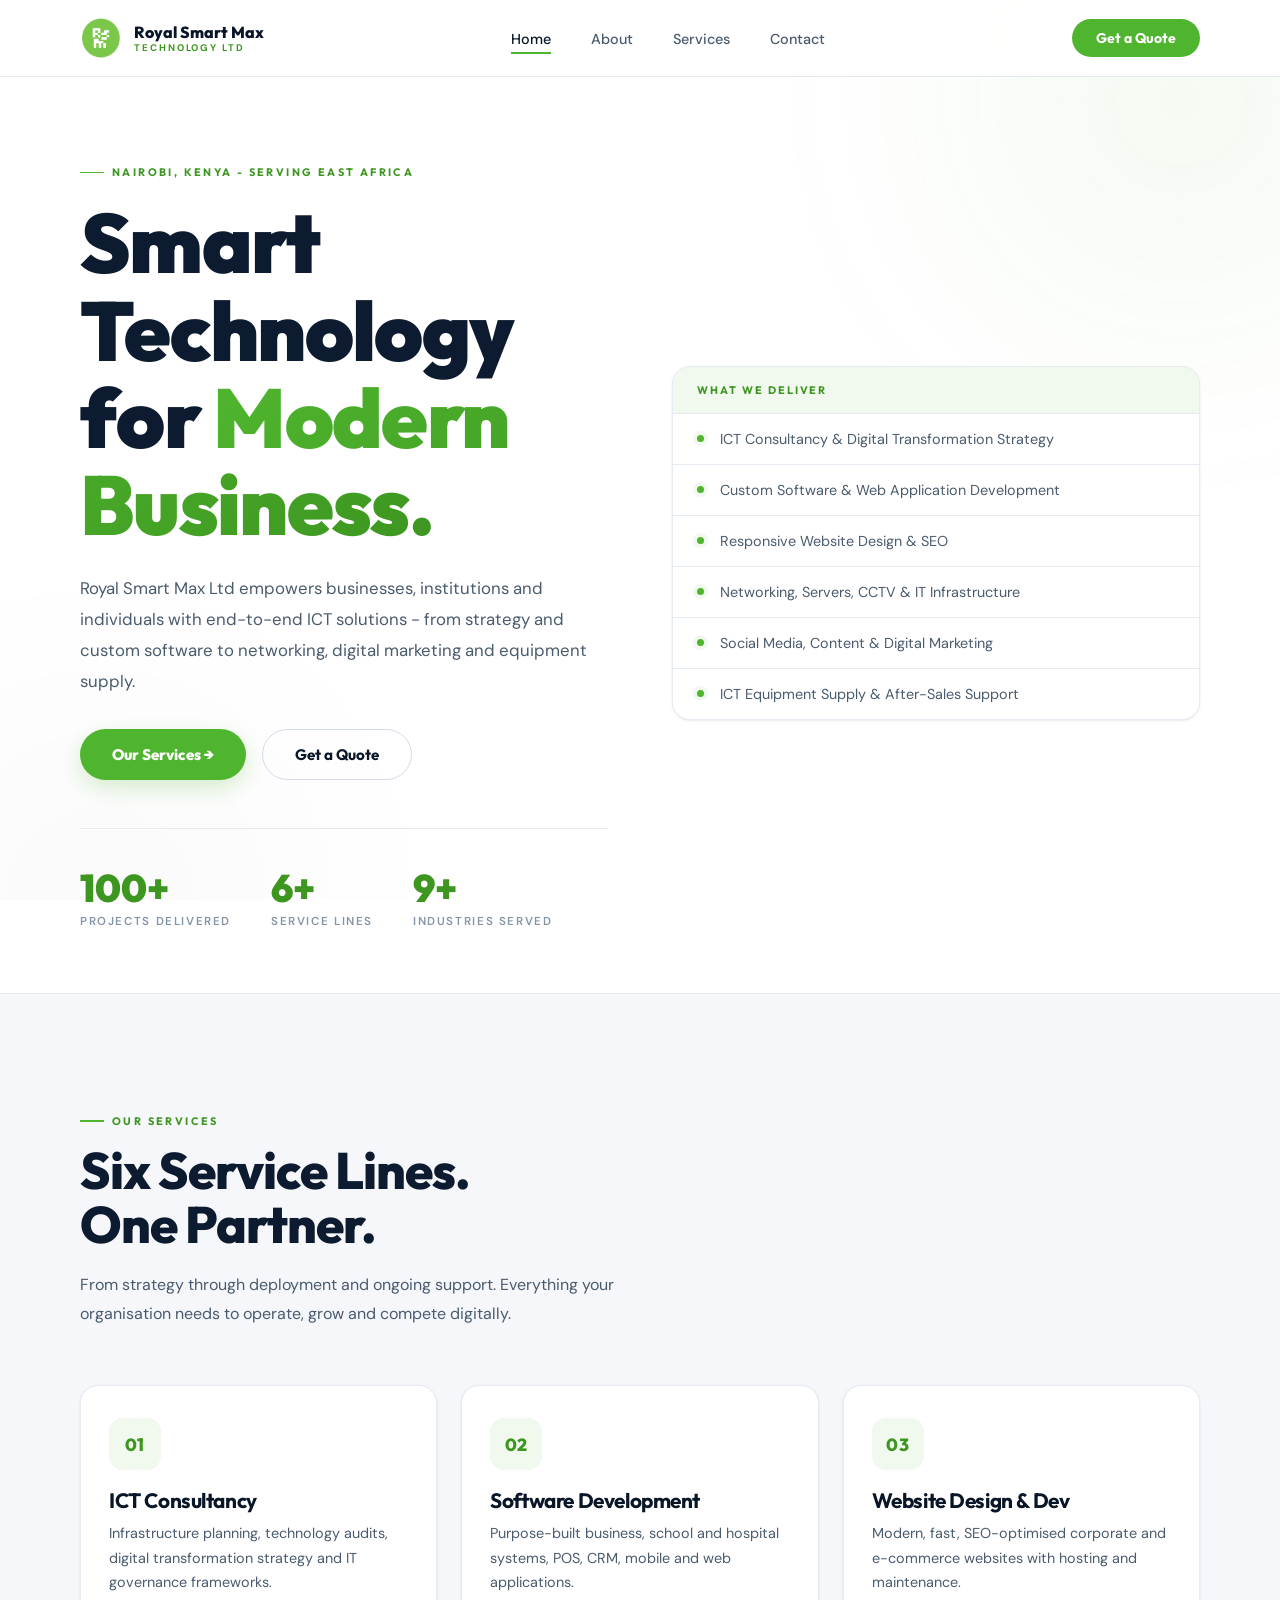
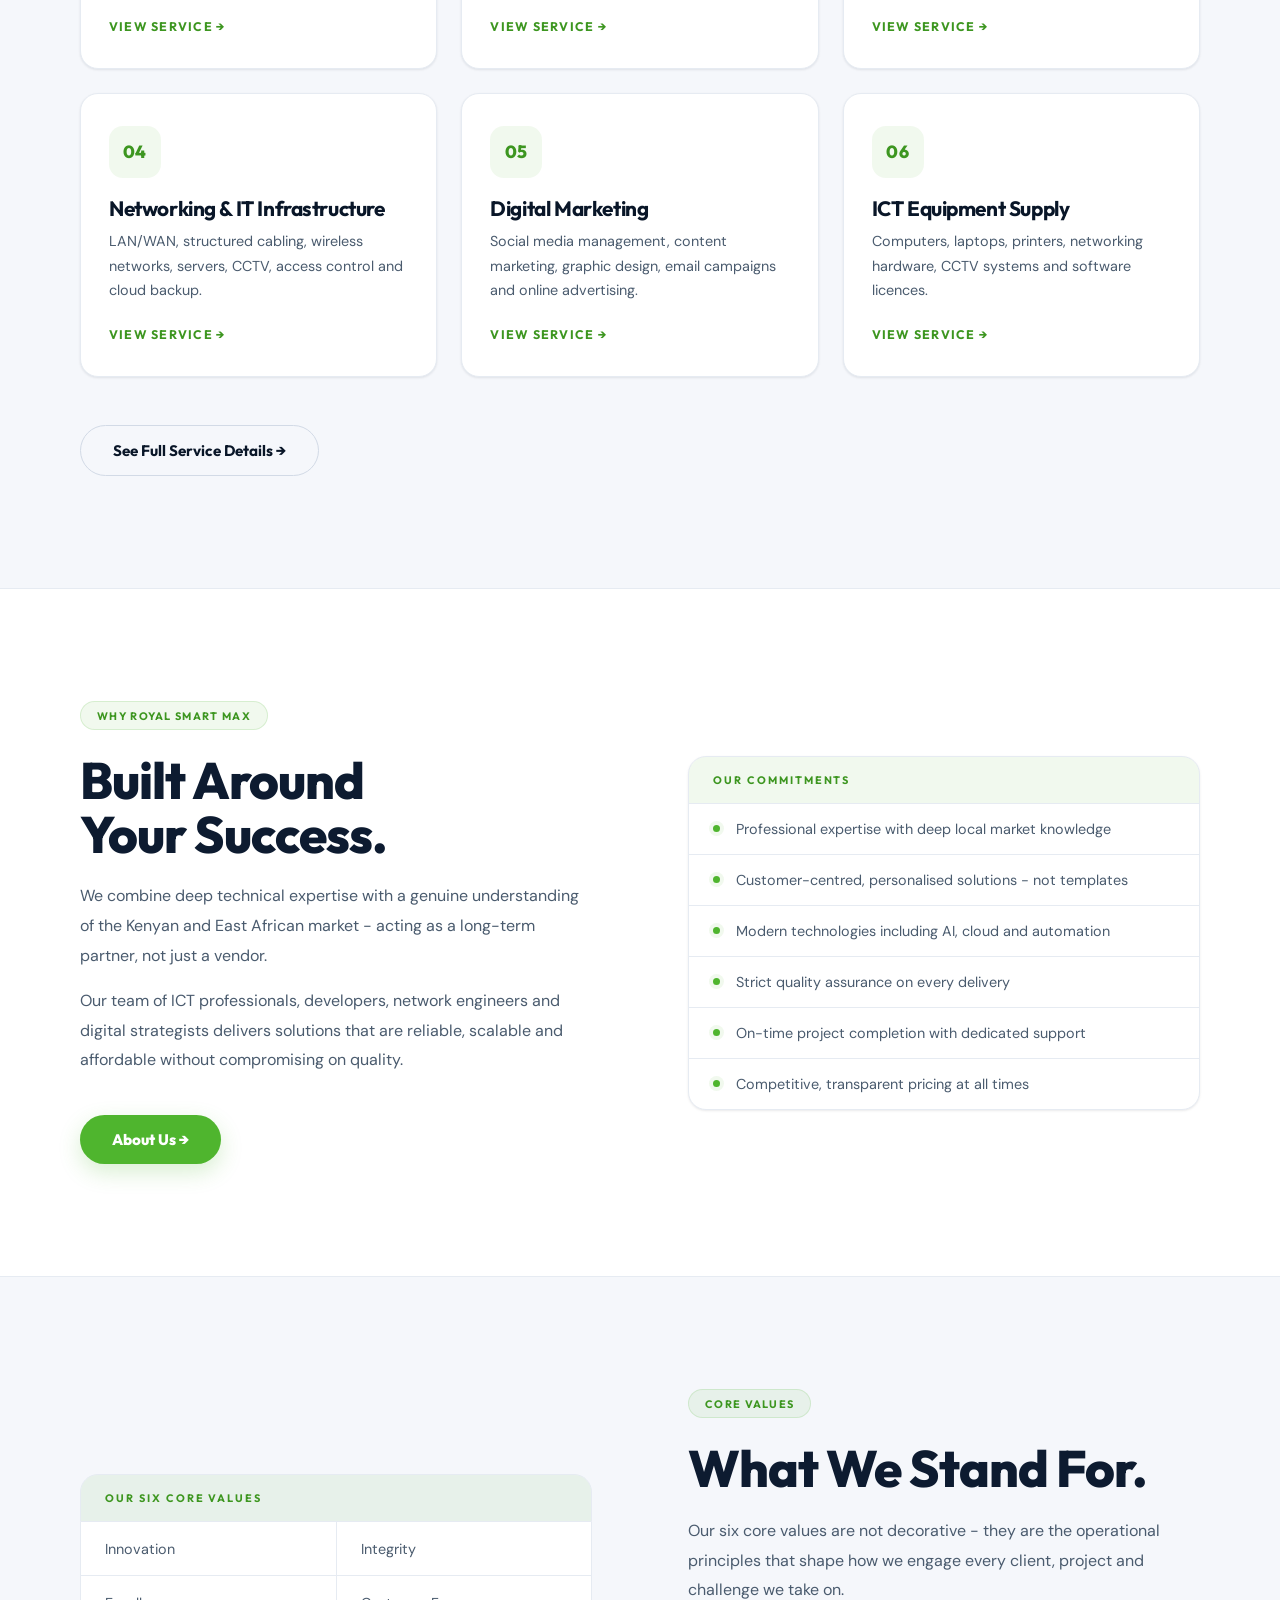
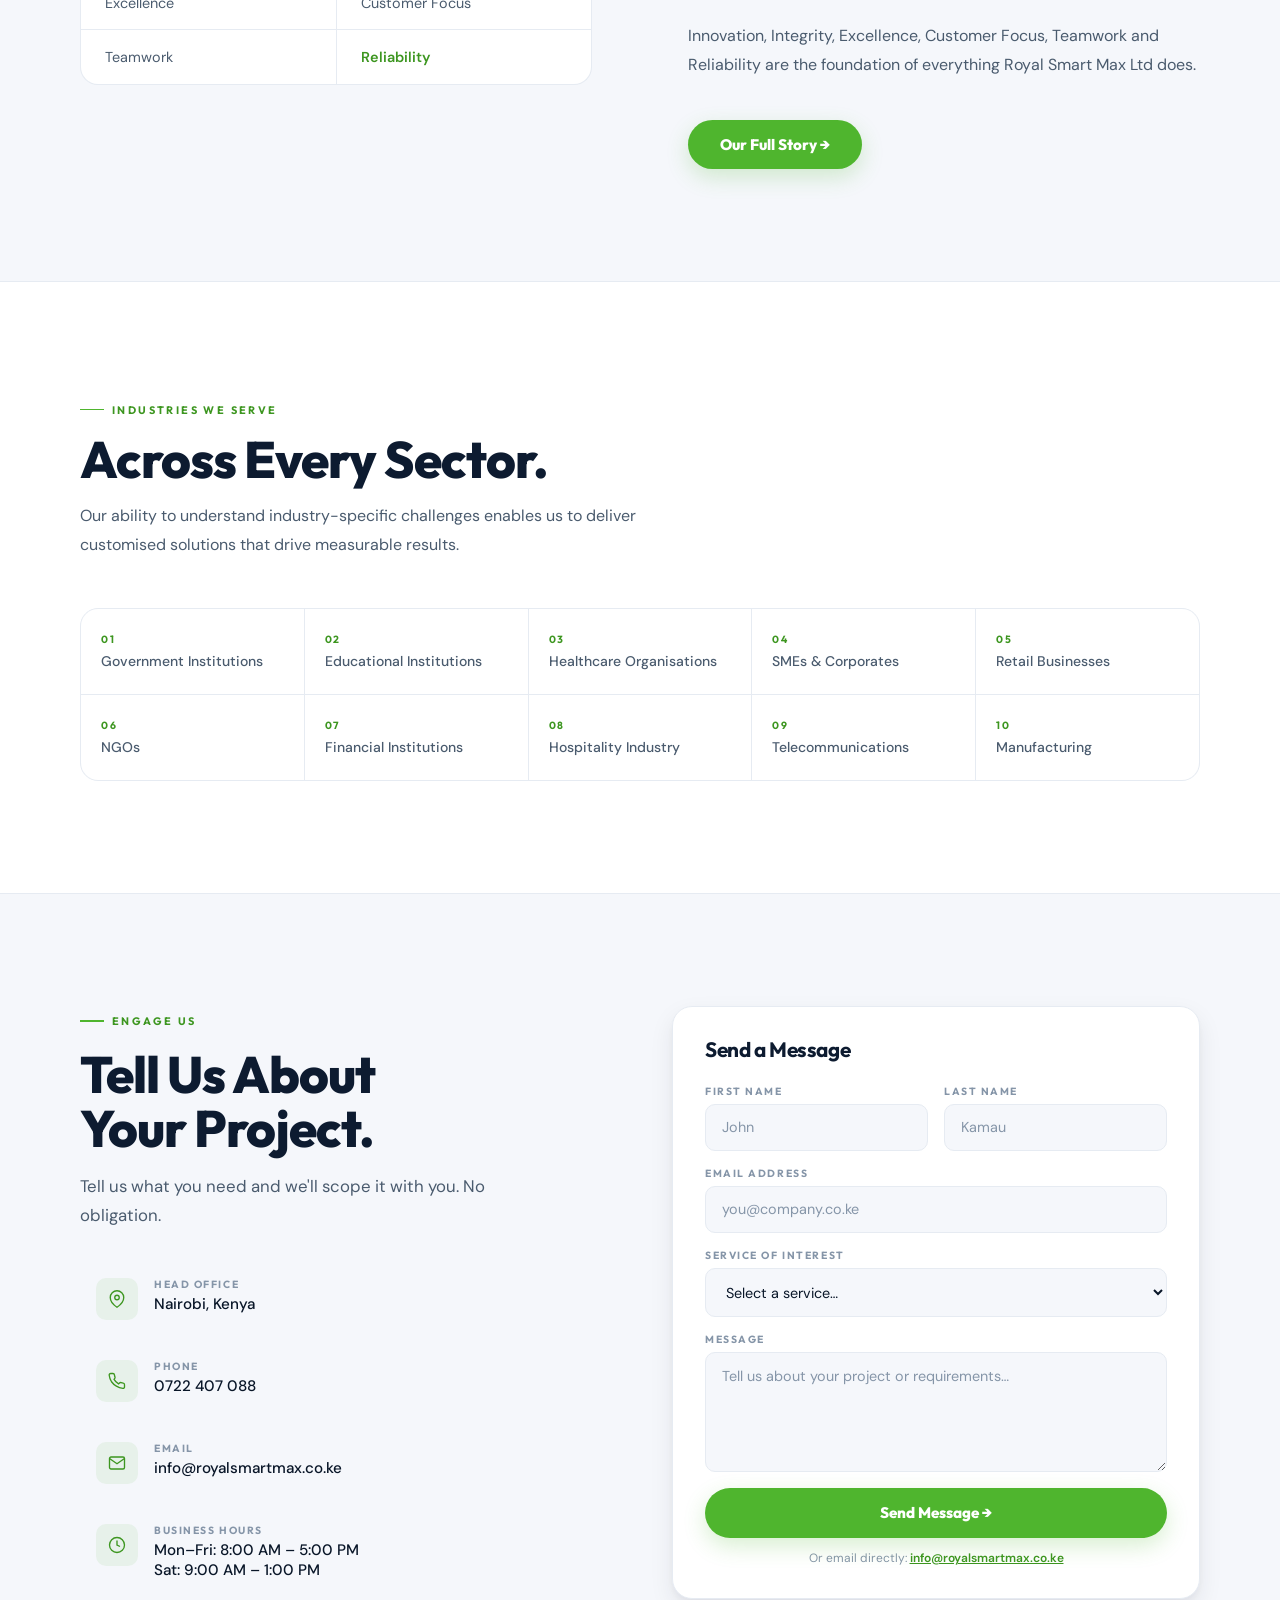
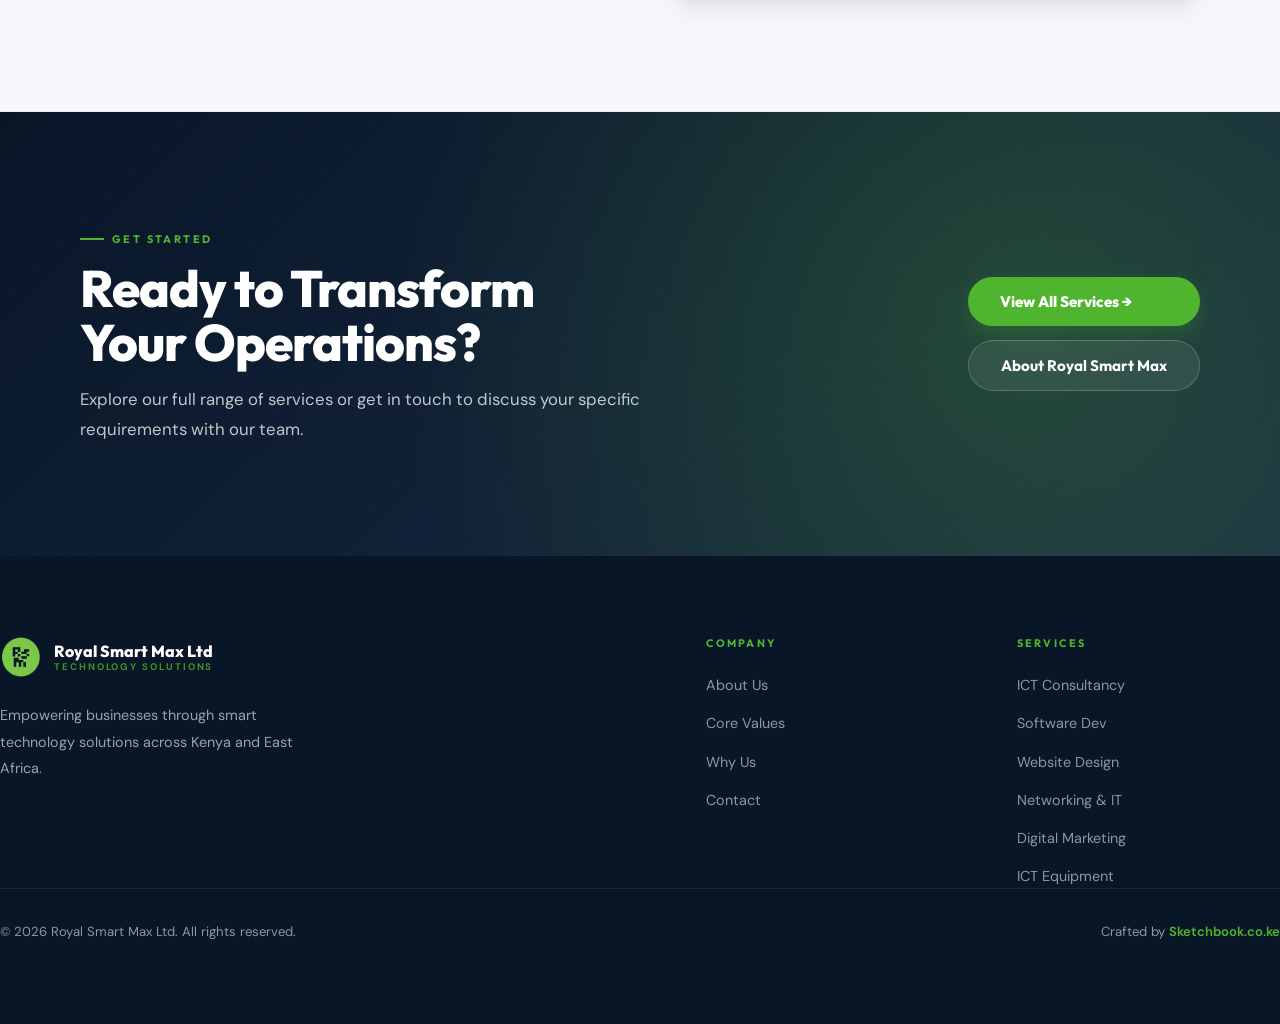
<file: index.html>
<!DOCTYPE html>
<html lang="en">
<head>
  <meta charset="UTF-8" />
  <meta name="viewport" content="width=device-width, initial-scale=1.0" />
  <title>Royal Smart Max Ltd | Smart Technology Solutions in Kenya</title>
  <meta name="description" content="Royal Smart Max Ltd is a Nairobi-based ICT company delivering software development, networking, digital marketing, website design and ICT consultancy across Kenya and East Africa." />
  <meta name="robots" content="index, follow" />
  <link rel="canonical" href="https://www.royalsmartmax.co.ke/" />
  <link rel="icon" type="image/x-icon" href="assets/images/favicon_io/favicon.ico" />
  <link rel="preconnect" href="https://fonts.googleapis.com" />
  <link rel="preconnect" href="https://fonts.gstatic.com" crossorigin />
  <link href="https://fonts.googleapis.com/css2?family=Outfit:wght@300;400;500;600;700;800;900&family=DM+Sans:wght@300;400;500;600;700&display=swap" rel="stylesheet" />
  <style>
  *, *::before, *::after { box-sizing: border-box; margin: 0; padding: 0; }

  :root {
    --green:        #4fb52e;
    --green-dark:   #3d9620;
    --green-glow:   rgba(79,181,46,0.22);
    --green-dim:    rgba(79,181,46,0.08);
    --green-mid:    rgba(79,181,46,0.16);
    --navy:         #091628;
    --navy-mid:     #1a2b45;
    --navy-soft:    #3a4a63;
    --bg:           #ffffff;
    --bg-alt:       #f5f7fb;
    --bg-tint:      #eef2f8;
    --text:         #0d1b30;
    --text-mid:     #4a5b6e;
    --text-muted:   #8595a8;
    --border:       #e6ebf2;
    --border-strong:#d2dae6;
    --white:        #ffffff;
    --radius:       18px;
    --radius-sm:    10px;
    --radius-xs:    6px;
    --transition:   0.3s cubic-bezier(0.4,0,0.2,1);
    --shadow-sm:    0 1px 2px rgba(13,27,48,0.04), 0 1px 3px rgba(13,27,48,0.06);
    --shadow-md:    0 4px 6px rgba(13,27,48,0.04), 0 10px 24px rgba(13,27,48,0.08);
    --shadow-lg:    0 20px 50px rgba(13,27,48,0.10), 0 8px 16px rgba(13,27,48,0.06);
    --shadow-glow:  0 14px 34px rgba(79,181,46,0.30);
  }

  html { scroll-behavior: smooth; }
  body { font-family: 'DM Sans', sans-serif; background: var(--bg); color: var(--text); -webkit-font-smoothing: antialiased; overflow-x: hidden; }

  /* Animated gradient orbs (decorative bg) */
  .bg-orbs { position: fixed; inset: 0; z-index: -1; pointer-events: none; overflow: hidden; }
  .bg-orbs::before, .bg-orbs::after {
    content:''; position:absolute; width:600px; height:600px; border-radius:50%;
    filter: blur(120px); opacity: 0.35;
  }
  .bg-orbs::before { background: radial-gradient(circle, rgba(79,181,46,0.30), transparent 70%); top:-200px; right:-200px; animation: float1 18s ease-in-out infinite; }
  .bg-orbs::after  { background: radial-gradient(circle, rgba(9,22,40,0.10), transparent 70%);  bottom:-300px; left:-200px; animation: float2 22s ease-in-out infinite; }
  @keyframes float1 { 0%,100%{transform:translate(0,0)} 50%{transform:translate(-40px,60px)} }
  @keyframes float2 { 0%,100%{transform:translate(0,0)} 50%{transform:translate(60px,-40px)} }

  h1,h2,h3,h4 { font-family: 'Outfit', sans-serif; line-height: 1.05; letter-spacing: -0.02em; color: var(--text); }
  h1 { font-size: clamp(2.8rem,6.5vw,5.5rem); font-weight: 900; }
  h2 { font-size: clamp(2rem,4vw,3.4rem); font-weight: 800; }
  h3 { font-size: 1.3rem; font-weight: 700; }
  h4 { font-size: 1rem; font-weight: 700; }

  .eyebrow { font-size:0.68rem; letter-spacing:0.22em; text-transform:uppercase; font-weight:700; color:var(--green-dark); font-family:'Outfit',sans-serif; display:inline-flex; align-items:center; gap:8px; }
  .eyebrow::before { content:''; width:24px; height:1.5px; background:var(--green); }

  .container { max-width:1360px; margin:0 auto; padding:0 1.5rem; }
  @media(min-width:768px){ .container { padding:0 2.5rem; } }
  @media(min-width:1024px){ .container { padding:0 5rem; } }
  section { padding:6rem 0; position:relative; }
  @media(min-width:1024px){ section { padding:7rem 0; } }

  /* NAV */
  .nav { position:sticky; top:0; z-index:100; background:rgba(255,255,255,0.85); backdrop-filter:blur(28px); -webkit-backdrop-filter:blur(28px); border-bottom:1px solid var(--border); transition: box-shadow 0.3s; }
  .nav.scrolled { box-shadow: var(--shadow-sm); }
  .nav-inner { display:flex; align-items:center; justify-content:space-between; height:76px; }
  .nav-logo { display:flex; align-items:center; gap:12px; text-decoration:none; flex-shrink:0; }
  .nav-logo .logo-mark { width:42px; height:42px; flex-shrink:0; object-fit:contain; display:block; transition: transform 0.4s cubic-bezier(.34,1.56,.64,1); }
  .nav-logo:hover .logo-mark { transform: rotate(-8deg) scale(1.05); }
  .nav-logo-text { display:flex; flex-direction:column; line-height:1; }
  .nav-logo-name { font-family:'Outfit',sans-serif; font-size:1rem; font-weight:800; color:var(--navy); }
  .nav-logo-sub { font-size:0.6rem; letter-spacing:0.2em; text-transform:uppercase; color:var(--green-dark); margin-top:3px; font-weight:700; }
  .nav-links { display:none; }
  @media(min-width:1024px){
    .nav-links { display:flex; align-items:center; gap:2.5rem; list-style:none; }
    .nav-links a { position:relative; text-decoration:none; color:var(--text-mid); font-size:0.9rem; font-weight:500; transition:color var(--transition); padding:6px 0; }
    .nav-links a::after { content:''; position:absolute; bottom:0; left:0; height:2px; background:var(--green); width:0; transition:width 0.35s cubic-bezier(.4,0,.2,1); }
    .nav-links a:hover { color:var(--navy); } .nav-links a:hover::after { width:100%; }
    .nav-links a.active { color:var(--navy); } .nav-links a.active::after { width:100%; }
  }
  .btn-primary { display:inline-flex; align-items:center; gap:8px; background:var(--green); color:var(--white); padding:0.6rem 1.5rem; border-radius:50px; font-size:0.875rem; font-weight:700; text-decoration:none; transition:all var(--transition); font-family:'Outfit',sans-serif; position:relative; overflow:hidden; }
  .btn-primary:hover { background:var(--green-dark); transform:translateY(-2px); box-shadow:var(--shadow-glow); }
  .hamburger { display:block; background:none; border:none; cursor:pointer; padding:6px; color:var(--navy); }
  @media(min-width:1024px){ .hamburger { display:none; } }
  .mobile-menu { display:none; background:var(--bg); border-bottom:1px solid var(--border); }
  .mobile-menu.open { display:block; animation: slideDown 0.3s ease; }
  @keyframes slideDown { from { opacity:0; transform: translateY(-10px); } to { opacity:1; transform:translateY(0); } }
  .mobile-menu ul { list-style:none; padding:1rem 1.5rem 1.5rem; display:flex; flex-direction:column; gap:0.25rem; }
  .mobile-menu a { display:block; padding:0.75rem 0; color:var(--text-mid); text-decoration:none; font-weight:500; border-bottom:1px solid var(--border); }

  /* BUTTONS */
  .btn-primary-lg { display:inline-flex; align-items:center; gap:10px; background:var(--green); color:var(--white); padding:0.95rem 2rem; border-radius:50px; font-size:0.95rem; font-weight:800; text-decoration:none; transition:all var(--transition); box-shadow:0 8px 22px var(--green-glow); font-family:'Outfit',sans-serif; position:relative; overflow:hidden; }
  .btn-primary-lg::before { content:''; position:absolute; inset:0; background:linear-gradient(120deg, transparent, rgba(255,255,255,0.25), transparent); transform:translateX(-100%); transition:transform 0.6s; }
  .btn-primary-lg:hover { background:var(--green-dark); transform:translateY(-3px); box-shadow:0 14px 34px var(--green-glow); }
  .btn-primary-lg:hover::before { transform:translateX(100%); }
  .btn-ghost-lg { display:inline-flex; align-items:center; gap:10px; background:transparent; color:var(--navy); padding:0.95rem 2rem; border-radius:50px; border:1.5px solid var(--border-strong); font-size:0.95rem; font-weight:700; text-decoration:none; transition:all var(--transition); font-family:'Outfit',sans-serif; }
  .btn-ghost-lg:hover { border-color:var(--green); color:var(--green-dark); background:var(--green-dim); transform:translateY(-2px); }

  /* SERVICE TAG */
  .service-tag { display:inline-flex; align-items:center; gap:8px; background:var(--green-dim); border:1px solid var(--green-mid); color:var(--green-dark); padding:0.4rem 1rem; border-radius:50px; font-size:0.68rem; font-weight:700; letter-spacing:0.12em; text-transform:uppercase; margin-bottom:1.5rem; font-family:'Outfit',sans-serif; }

  /* FEATURE LIST */
  .feature-list { border:1px solid var(--border); border-radius:var(--radius); overflow:hidden; background:var(--white); box-shadow:var(--shadow-sm); }
  .feature-list-header { padding:1rem 1.5rem; background:var(--green-dim); border-bottom:1px solid var(--border); font-size:0.68rem; font-weight:700; letter-spacing:0.18em; text-transform:uppercase; color:var(--green-dark); font-family:'Outfit',sans-serif; }
  .feature-item { display:flex; align-items:center; gap:1rem; padding:1rem 1.5rem; border-bottom:1px solid var(--border); transition:all var(--transition); cursor:default; }
  .feature-item:last-child { border-bottom:none; }
  .feature-item:hover { background:var(--green-dim); padding-left:1.75rem; }
  .feature-item:hover .feature-dot { transform:scale(1.6); }
  .feature-dot { width:7px; height:7px; border-radius:50%; background:var(--green); flex-shrink:0; transition: transform var(--transition); box-shadow:0 0 0 4px var(--green-dim); }
  .feature-item span { color:var(--text-mid); font-size:0.9rem; }

  /* SOLUTIONS GRID */
  .solutions-header { padding:1rem 1.5rem; background:var(--green-dim); border:1px solid var(--border); border-radius:var(--radius) var(--radius) 0 0; font-size:0.68rem; font-weight:700; letter-spacing:0.18em; text-transform:uppercase; color:var(--green-dark); font-family:'Outfit',sans-serif; }
  .solutions-grid { display:grid; grid-template-columns:1fr 1fr; gap:1px; background:var(--border); border:1px solid var(--border); border-top:none; border-radius:0 0 var(--radius) var(--radius); overflow:hidden; }
  .solution-item { background:var(--white); padding:1.1rem 1.5rem; font-size:0.9rem; color:var(--text-mid); transition:all var(--transition); cursor:default; }
  .solution-item:hover { background:var(--green-dim); color:var(--green-dark); transform:scale(1.02); }
  .solution-item-highlight { color:var(--green-dark); font-weight:600; }

  /* SERVICE LAYOUT */
  .service-section { border-bottom:1px solid var(--border); }
  .service-section:nth-child(even) { background:var(--bg-alt); }
  .service-layout { display:grid; gap:4rem; align-items:center; }
  @media(min-width:1024px){ .service-layout { grid-template-columns:1fr 1fr; gap:6rem; } }
  @media(min-width:1024px){ .service-layout.reverse .service-content { order:2; } .service-layout.reverse .service-aside { order:1; } }
  .service-content h2 { margin-bottom:1.25rem; }
  .service-content p { color:var(--text-mid); font-size:1rem; line-height:1.85; margin-bottom:1rem; }
  .service-img-wrap { border-radius:20px; overflow:hidden; position:relative; box-shadow:var(--shadow-lg); }
  .service-img-wrap img { width:100%; height:420px; object-fit:cover; display:block; transition: transform 0.8s cubic-bezier(0.4,0,0.2,1); }
  .service-img-wrap:hover img { transform:scale(1.06); }
  .img-badge { position:absolute; bottom:1.5rem; left:1.5rem; background:rgba(255,255,255,0.96); backdrop-filter:blur(12px); border:1px solid var(--border); border-radius:12px; padding:0.75rem 1.25rem; display:flex; align-items:center; gap:10px; box-shadow:var(--shadow-md); }
  .img-badge-dot { width:10px; height:10px; border-radius:50%; background:var(--green); box-shadow:0 0 0 4px var(--green-dim); animation: pulse 2s ease-in-out infinite; }
  @keyframes pulse { 0%,100%{box-shadow:0 0 0 4px var(--green-dim);} 50%{box-shadow:0 0 0 8px transparent;} }
  .img-badge span { font-size:0.8rem; font-weight:700; color:var(--navy); font-family:'Outfit',sans-serif; }

  /* CTA */
  .cta-section { background: linear-gradient(135deg, var(--navy) 0%, var(--navy-mid) 100%); color:var(--white); position:relative; overflow:hidden; padding:7rem 0; }
  .cta-section::before { content:''; position:absolute; inset:0; background: radial-gradient(circle at 80% 50%, rgba(79,181,46,0.25), transparent 60%); }
  .cta-section::after { content:''; position:absolute; inset:0; background-image: radial-gradient(circle, rgba(255,255,255,0.04) 1px, transparent 1px); background-size: 24px 24px; opacity:0.5; }
  .cta-section h2, .cta-section p { color: var(--white); position:relative; z-index:1; }
  .cta-section p { color: rgba(255,255,255,0.75); }
  .cta-section .eyebrow { color: var(--green); }
  .cta-section .btn-ghost-lg { background:rgba(255,255,255,0.08); color:var(--white); border-color:rgba(255,255,255,0.2); backdrop-filter:blur(8px); }
  .cta-section .btn-ghost-lg:hover { background:rgba(255,255,255,0.15); border-color:var(--green); color:var(--white); }
  .cta-inner { display:grid; gap:4rem; align-items:center; position:relative; z-index:1; }
  @media(min-width:1024px){ .cta-inner { grid-template-columns:1fr auto; } }
  .cta-btns { display:flex; flex-direction:column; gap:0.875rem; }

  /* FOOTER */
  footer { background:var(--navy); color:var(--white); }
  .footer-main { padding:5rem 0 3rem; }
  .footer-grid { display:grid; gap:3rem; }
  @media(min-width:768px){ .footer-grid { grid-template-columns:2.5fr 1fr 1fr; } }
  .footer-brand p { color:rgba(255,255,255,0.6); font-size:0.9rem; line-height:1.85; margin-top:1.5rem; max-width:320px; }
  .footer-col h5 { font-size:0.68rem; text-transform:uppercase; letter-spacing:0.2em; color:var(--green); font-weight:700; margin-bottom:1.5rem; font-family:'Outfit',sans-serif; }
  .footer-col ul { list-style:none; display:flex; flex-direction:column; gap:0.95rem; }
  .footer-col a { color:rgba(255,255,255,0.55); text-decoration:none; font-size:0.9rem; line-height:1.6; transition:all var(--transition); position:relative; display:inline-block; }
  .footer-col a:hover { color:var(--white); transform:translateX(4px); }
  .footer-bottom { border-top:1px solid rgba(255,255,255,0.08); padding:2rem 0; display:flex; flex-direction:column; gap:1rem; }
  @media(min-width:640px){ .footer-bottom { flex-direction:row; justify-content:space-between; align-items:center; } }
  .footer-bottom p { font-size:0.82rem; line-height:1.7; color:rgba(255,255,255,0.55); }
  .footer-bottom a { color:var(--green); text-decoration:none; font-weight:600; }
  .footer-bottom a:hover { color:var(--white); }

  /* SCROLL TOP */
  #scrollTop { position:fixed; bottom:2rem; right:2rem; z-index:200; width:50px; height:50px; border-radius:50%; background:var(--green); color:var(--white); border:none; cursor:pointer; display:flex; align-items:center; justify-content:center; box-shadow:0 8px 28px var(--green-glow); opacity:0; transform:translateY(20px) scale(0.8); transition:all 0.35s cubic-bezier(.34,1.56,.64,1); pointer-events:none; }
  #scrollTop.visible { opacity:1; transform:translateY(0) scale(1); pointer-events:all; }
  #scrollTop:hover { background:var(--green-dark); transform:translateY(-4px) scale(1.05); }

  /* SCROLL PROGRESS */
  .scroll-progress { position:fixed; top:0; left:0; height:3px; background:linear-gradient(90deg, var(--green), var(--green-dark)); width:0; z-index:1000; transition: width 0.1s linear; box-shadow:0 0 12px var(--green-glow); }

  /* ANIMATIONS */
  .reveal { opacity:0; transform:translateY(40px); transition:opacity 0.8s cubic-bezier(.16,1,.3,1), transform 0.8s cubic-bezier(.16,1,.3,1); transition-delay: calc(var(--i, 0) * 80ms); }
  .reveal.in { opacity:1; transform:translateY(0); }
  .reveal-left { opacity:0; transform:translateX(-50px); transition:opacity 0.8s cubic-bezier(.16,1,.3,1), transform 0.8s cubic-bezier(.16,1,.3,1); transition-delay: calc(var(--i, 0) * 80ms); }
  .reveal-left.in { opacity:1; transform:translateX(0); }
  .reveal-right { opacity:0; transform:translateX(50px); transition:opacity 0.8s cubic-bezier(.16,1,.3,1), transform 0.8s cubic-bezier(.16,1,.3,1); transition-delay: calc(var(--i, 0) * 80ms); }
  .reveal-right.in { opacity:1; transform:translateX(0); }
  .reveal-scale { opacity:0; transform:scale(0.92); transition:opacity 0.7s cubic-bezier(.16,1,.3,1), transform 0.7s cubic-bezier(.16,1,.3,1); transition-delay: calc(var(--i, 0) * 80ms); }
  .reveal-scale.in { opacity:1; transform:scale(1); }

  .hover-lift { transition: transform var(--transition), box-shadow var(--transition); }
  .hover-lift:hover { transform: translateY(-6px); box-shadow: var(--shadow-lg); }

  /* RIPPLE */
  .ripple { position:absolute; border-radius:50%; transform:scale(0); animation:rippleEffect 0.6s ease-out; background:rgba(255,255,255,0.5); pointer-events:none; }
  @keyframes rippleEffect { to { transform:scale(4); opacity:0; } }

  @media (prefers-reduced-motion: reduce) {
    *, *::before, *::after { animation-duration: 0.01ms !important; transition-duration: 0.01ms !important; }
  }

  /* --- Mobile menu Get a Quote button fix --- */
  .mobile-menu a.btn-primary {
    display: inline-flex;
    align-items: center;
    justify-content: center;
    gap: 8px;
    background: var(--green);
    color: var(--white);
    padding: 0.85rem 1.5rem;
    border: none;
    border-bottom: none;
    border-radius: 50px;
    font-family: 'Outfit', sans-serif;
    font-size: 0.9rem;
    font-weight: 700;
    margin-top: 0.75rem;
    box-shadow: 0 8px 22px var(--green-glow);
    transition: all var(--transition);
  }
  .mobile-menu a.btn-primary:hover {
    background: var(--green-dark);
    color: var(--white);
    transform: translateY(-2px);
  }

  /* --- Footer horizontal padding on small screens --- */
  @media (max-width: 767px) {
    footer .container { padding-left: 2rem; padding-right: 2rem; }
  }
</style>
</head>
<body>
  <div class="scroll-progress" id="scrollProgress"></div>
  <div class="bg-orbs" aria-hidden="true"></div>
  <a href="#main" style="position:absolute;left:-9999px;top:0;background:#091628;color:#fff;padding:.75rem 1rem;z-index:100;" onfocus="this.style.left='1rem'">Skip to main content</a>

  <header class="nav" id="siteNav">
    <div class="container">
      <div class="nav-inner">
        <a href="index.html" class="nav-logo" aria-label="Royal Smart Max Ltd">
          <img class="logo-mark" src="assets/images/logo.png" alt="Royal Smart Max Ltd" />
          <div class="nav-logo-text">
            <span class="nav-logo-name">Royal Smart Max</span>
            <span class="nav-logo-sub">Technology Ltd</span>
          </div>
        </a>
        <ul class="nav-links">
          <li><a href="index.html" class="active">Home</a></li>
          <li><a href="about.html">About</a></li>
          <li><a href="services.html">Services</a></li>
          <li><a href="index.html#contact">Contact</a></li>
        </ul>
        <div style="display:flex;align-items:center;gap:12px;">
          <a href="index.html#contact" class="btn-primary" id="desktopCta" style="display:none;">Get a Quote</a>
          <button class="hamburger" id="navToggle" aria-label="Toggle menu" aria-expanded="false">
            <svg width="22" height="22" viewBox="0 0 24 24" fill="none" stroke="currentColor" stroke-width="2.5"><line x1="3" y1="6" x2="21" y2="6"/><line x1="3" y1="12" x2="21" y2="12"/><line x1="3" y1="18" x2="21" y2="18"/></svg>
          </button>
        </div>
      </div>
    </div>
    <div class="mobile-menu" id="mobileMenu">
      <ul>
        <li><a href="index.html">Home</a></li>
        <li><a href="about.html">About</a></li>
        <li><a href="services.html">Services</a></li>
        <li><a href="index.html#contact">Contact</a></li>
      </ul>
    </div>
  </header>

  <main id="main">

    <!-- HERO -->
    <section class="page-hero" style="padding-top:5rem; padding-bottom:4rem;">
      <div class="container">
        <div style="display:grid; gap:4rem; align-items:center;" class="hero-grid-main">
          <div>
            <p class="eyebrow reveal" style="margin-bottom:1.25rem;">Nairobi, Kenya - Serving East Africa</p>
            <h1 class="reveal" style="--i:1;">Smart Technology<br/>for <span style="background:linear-gradient(135deg,var(--green),var(--green-dark));-webkit-background-clip:text;-webkit-text-fill-color:transparent;background-clip:text;">Modern Business.</span></h1>
            <p class="reveal" style="--i:2; color:var(--text-mid); font-size:1.05rem; line-height:1.85; max-width:520px; margin-top:1.5rem; margin-bottom:2rem;">Royal Smart Max Ltd empowers businesses, institutions and individuals with end-to-end ICT solutions - from strategy and custom software to networking, digital marketing and equipment supply.</p>
            <div class="reveal" style="--i:3; display:flex; flex-wrap:wrap; gap:1rem;">
              <a href="services.html" class="btn-primary-lg">Our Services →</a>
              <a href="#contact" class="btn-ghost-lg">Get a Quote</a>
            </div>
            <div class="reveal" style="--i:4; display:flex; flex-wrap:wrap; gap:2.5rem; margin-top:3rem; padding-top:2.5rem; border-top:1px solid var(--border);">
              <div>
                <div style="font-family:'Outfit',sans-serif; font-size:2.4rem; font-weight:900; line-height:1; color:var(--green-dark);"><span data-count="100" data-suffix="+">0</span></div>
                <div style="font-size:0.72rem; color:var(--text-muted); text-transform:uppercase; letter-spacing:0.14em; margin-top:6px; font-weight:600;">Projects Delivered</div>
              </div>
              <div>
                <div style="font-family:'Outfit',sans-serif; font-size:2.4rem; font-weight:900; line-height:1; color:var(--green-dark);"><span data-count="6" data-suffix="+">0</span></div>
                <div style="font-size:0.72rem; color:var(--text-muted); text-transform:uppercase; letter-spacing:0.14em; margin-top:6px; font-weight:600;">Service Lines</div>
              </div>
              <div>
                <div style="font-family:'Outfit',sans-serif; font-size:2.4rem; font-weight:900; line-height:1; color:var(--green-dark);"><span data-count="9" data-suffix="+">0</span></div>
                <div style="font-size:0.72rem; color:var(--text-muted); text-transform:uppercase; letter-spacing:0.14em; margin-top:6px; font-weight:600;">Industries Served</div>
              </div>
            </div>
          </div>
          <div class="reveal-right" style="--i:2;">
            <div class="feature-list hover-lift">
              <div class="feature-list-header">What We Deliver</div>
              <div class="feature-item"><div class="feature-dot"></div><span>ICT Consultancy &amp; Digital Transformation Strategy</span></div>
              <div class="feature-item"><div class="feature-dot"></div><span>Custom Software &amp; Web Application Development</span></div>
              <div class="feature-item"><div class="feature-dot"></div><span>Responsive Website Design &amp; SEO</span></div>
              <div class="feature-item"><div class="feature-dot"></div><span>Networking, Servers, CCTV &amp; IT Infrastructure</span></div>
              <div class="feature-item"><div class="feature-dot"></div><span>Social Media, Content &amp; Digital Marketing</span></div>
              <div class="feature-item"><div class="feature-dot"></div><span>ICT Equipment Supply &amp; After-Sales Support</span></div>
            </div>
          </div>
        </div>
      </div>
    </section>

    <style>
      @media(min-width:1024px){ .hero-grid-main { grid-template-columns: 1fr 1fr; } }
      .svc-card { background:var(--white); border:1px solid var(--border); border-radius:var(--radius); padding:2rem 1.75rem; text-decoration:none; display:block; transition:all 0.35s cubic-bezier(.4,0,.2,1); position:relative; overflow:hidden; box-shadow:var(--shadow-sm); }
      .svc-card::before { content:''; position:absolute; inset:0; background:linear-gradient(135deg, var(--green-dim), transparent); opacity:0; transition: opacity 0.35s; }
      .svc-card:hover { border-color:var(--green); transform:translateY(-8px); box-shadow:var(--shadow-lg); }
      .svc-card:hover::before { opacity:1; }
      .svc-card > * { position:relative; z-index:1; }
      .svc-icon { width:52px; height:52px; border-radius:14px; background:var(--green-dim); color:var(--green-dark); display:flex; align-items:center; justify-content:center; margin-bottom:1.25rem; font-family:'Outfit',sans-serif; font-weight:800; font-size:1.1rem; letter-spacing:0.04em; transition: transform 0.4s cubic-bezier(.34,1.56,.64,1); }
      .svc-card:hover .svc-icon { transform: rotate(-8deg) scale(1.1); background:var(--green); color:var(--white); }
      .svc-num { font-size:0.65rem; font-weight:700; letter-spacing:0.18em; color:var(--text-muted); text-transform:uppercase; margin-bottom:0.75rem; font-family:'Outfit',sans-serif; }
      .svc-card h3 { margin-bottom:0.6rem; color:var(--navy); }
      .svc-card p { font-size:0.9rem; color:var(--text-mid); line-height:1.7; }
      .svc-arrow { display:inline-flex; align-items:center; gap:6px; margin-top:1.5rem; font-size:0.78rem; font-weight:700; text-transform:uppercase; letter-spacing:0.1em; color:var(--green-dark); font-family:'Outfit',sans-serif; transition: gap 0.3s; }
      .svc-card:hover .svc-arrow { gap:14px; }
      .svc-grid { display:grid; gap:1.5rem; }
      @media(min-width:640px){ .svc-grid { grid-template-columns:1fr 1fr; } }
      @media(min-width:1024px){ .svc-grid { grid-template-columns:repeat(3,1fr); } }

      .ind-grid { display:grid; grid-template-columns:repeat(2,1fr); gap:1px; background:var(--border); border:1px solid var(--border); border-radius:var(--radius); overflow:hidden; }
      @media(min-width:640px){ .ind-grid { grid-template-columns:repeat(3,1fr); } }
      @media(min-width:1024px){ .ind-grid { grid-template-columns:repeat(5,1fr); } }
      .ind-item { background:var(--white); padding:1.5rem 1.25rem; font-size:0.875rem; color:var(--text-mid); transition:all var(--transition); cursor:default; font-weight:500; }
      .ind-item:hover { background:var(--green); color:var(--white); transform:scale(1.03); z-index:1; position:relative; box-shadow:var(--shadow-md); }
      .ind-item:hover .ind-num { color:rgba(255,255,255,0.7); }
      .ind-num { display:block; font-size:0.65rem; font-weight:700; letter-spacing:0.15em; color:var(--green-dark); text-transform:uppercase; margin-bottom:6px; font-family:'Outfit',sans-serif; transition:color var(--transition); }

      .contact-grid { display:grid; gap:4rem; }
      @media(min-width:1024px){ .contact-grid { grid-template-columns:1fr 1fr; } }
      .contact-row { display:flex; align-items:flex-start; gap:1rem; padding:1rem; border-radius:12px; transition: background var(--transition); }
      .contact-row:hover { background:var(--bg-alt); }
      .contact-icon { width:42px; height:42px; border-radius:10px; background:var(--green-dim); color:var(--green-dark); display:flex; align-items:center; justify-content:center; flex-shrink:0; transition: all var(--transition); }
      .contact-row:hover .contact-icon { background:var(--green); color:var(--white); transform: scale(1.08); }
      .contact-icon svg { width:18px; height:18px; stroke:currentColor; fill:none; stroke-width:1.8; }
      .contact-label { font-size:0.65rem; text-transform:uppercase; letter-spacing:0.15em; color:var(--text-muted); font-weight:700; font-family:'Outfit',sans-serif; }
      .contact-val { font-size:0.95rem; color:var(--navy); margin-top:3px; font-weight:500; }
      .contact-val a { color:var(--navy); text-decoration:none; }
      .contact-val a:hover { color:var(--green-dark); }
      .form-card { background:var(--white); border:1px solid var(--border); border-radius:20px; padding:2rem; box-shadow:var(--shadow-md); }
      .form-2col { display:grid; gap:1rem; margin-bottom:1rem; }
      @media(min-width:480px){ .form-2col { grid-template-columns:1fr 1fr; } }
      .form-group { display:flex; flex-direction:column; gap:6px; margin-bottom:1rem; }
      .form-label { font-size:0.65rem; text-transform:uppercase; letter-spacing:0.15em; color:var(--text-muted); font-weight:700; font-family:'Outfit',sans-serif; }
      .form-input, .form-select, .form-textarea { background:var(--bg-alt); border:1px solid var(--border); color:var(--navy); padding:0.85rem 1rem; border-radius:var(--radius-sm); font-family:inherit; font-size:0.9rem; outline:none; width:100%; transition:all var(--transition); }
      .form-input::placeholder, .form-textarea::placeholder { color:var(--text-muted); }
      .form-input:focus, .form-select:focus, .form-textarea:focus { border-color:var(--green); background:var(--white); box-shadow: 0 0 0 4px var(--green-dim); }
      .form-textarea { resize:vertical; min-height:120px; }
      .form-submit { width:100%; background:var(--green); color:var(--white); border:none; padding:0.95rem; border-radius:50px; font-size:0.95rem; font-weight:800; cursor:pointer; font-family:'Outfit',sans-serif; transition:all var(--transition); box-shadow:0 8px 22px var(--green-glow); position:relative; overflow:hidden; }
      .form-submit:hover { background:var(--green-dark); transform:translateY(-2px); box-shadow:0 14px 34px var(--green-glow); }
    </style>

    <!-- SERVICES OVERVIEW -->
    <section style="background:var(--bg-alt); border-top:1px solid var(--border); border-bottom:1px solid var(--border);">
      <div class="container">
        <div class="reveal" style="margin-bottom:3.5rem; max-width:680px;">
          <p class="eyebrow" style="margin-bottom:1rem;">Our Services</p>
          <h2>Six Service Lines.<br/>One Partner.</h2>
          <p style="color:var(--text-mid); font-size:1rem; line-height:1.8; max-width:600px; margin-top:1.25rem;">From strategy through deployment and ongoing support. Everything your organisation needs to operate, grow and compete digitally.</p>
        </div>
        <div class="svc-grid">
          <a href="services.html#ict-consultancy" class="svc-card reveal-scale" style="--i:0;">
            <div class="svc-icon">01</div>
            <h3>ICT Consultancy</h3>
            <p>Infrastructure planning, technology audits, digital transformation strategy and IT governance frameworks.</p>
            <div class="svc-arrow">View Service →</div>
          </a>
          <a href="services.html#software-development" class="svc-card reveal-scale" style="--i:1;">
            <div class="svc-icon">02</div>
            <h3>Software Development</h3>
            <p>Purpose-built business, school and hospital systems, POS, CRM, mobile and web applications.</p>
            <div class="svc-arrow">View Service →</div>
          </a>
          <a href="services.html#web-design" class="svc-card reveal-scale" style="--i:2;">
            <div class="svc-icon">03</div>
            <h3>Website Design &amp; Dev</h3>
            <p>Modern, fast, SEO-optimised corporate and e-commerce websites with hosting and maintenance.</p>
            <div class="svc-arrow">View Service →</div>
          </a>
          <a href="services.html#networking" class="svc-card reveal-scale" style="--i:3;">
            <div class="svc-icon">04</div>
            <h3>Networking &amp; IT Infrastructure</h3>
            <p>LAN/WAN, structured cabling, wireless networks, servers, CCTV, access control and cloud backup.</p>
            <div class="svc-arrow">View Service →</div>
          </a>
          <a href="services.html#digital-marketing" class="svc-card reveal-scale" style="--i:4;">
            <div class="svc-icon">05</div>
            <h3>Digital Marketing</h3>
            <p>Social media management, content marketing, graphic design, email campaigns and online advertising.</p>
            <div class="svc-arrow">View Service →</div>
          </a>
          <a href="services.html#ict-equipment" class="svc-card reveal-scale" style="--i:5;">
            <div class="svc-icon">06</div>
            <h3>ICT Equipment Supply</h3>
            <p>Computers, laptops, printers, networking hardware, CCTV systems and software licences.</p>
            <div class="svc-arrow">View Service →</div>
          </a>
        </div>
        <div style="margin-top:3rem;" class="reveal">
          <a href="services.html" class="btn-ghost-lg">See Full Service Details →</a>
        </div>
      </div>
    </section>

    <!-- WHY CHOOSE US -->
    <section>
      <div class="container">
        <div class="service-layout">
          <div class="service-content reveal-left">
            <div class="service-tag">Why Royal Smart Max</div>
            <h2>Built Around<br/>Your Success.</h2>
            <p>We combine deep technical expertise with a genuine understanding of the Kenyan and East African market - acting as a long-term partner, not just a vendor.</p>
            <p>Our team of ICT professionals, developers, network engineers and digital strategists delivers solutions that are reliable, scalable and affordable without compromising on quality.</p>
            <a href="about.html" class="btn-primary-lg" style="margin-top:1.5rem;">About Us →</a>
          </div>
          <div class="service-aside reveal-right">
            <div class="feature-list hover-lift">
              <div class="feature-list-header">Our Commitments</div>
              <div class="feature-item"><div class="feature-dot"></div><span>Professional expertise with deep local market knowledge</span></div>
              <div class="feature-item"><div class="feature-dot"></div><span>Customer-centred, personalised solutions - not templates</span></div>
              <div class="feature-item"><div class="feature-dot"></div><span>Modern technologies including AI, cloud and automation</span></div>
              <div class="feature-item"><div class="feature-dot"></div><span>Strict quality assurance on every delivery</span></div>
              <div class="feature-item"><div class="feature-dot"></div><span>On-time project completion with dedicated support</span></div>
              <div class="feature-item"><div class="feature-dot"></div><span>Competitive, transparent pricing at all times</span></div>
            </div>
          </div>
        </div>
      </div>
    </section>

    <!-- CORE VALUES (compact band) -->
    <section style="background:var(--bg-alt); border-top:1px solid var(--border); border-bottom:1px solid var(--border);">
      <div class="container">
        <div class="service-layout reverse">
          <div class="service-content reveal-right">
            <div class="service-tag">Core Values</div>
            <h2>What We Stand For.</h2>
            <p>Our six core values are not decorative - they are the operational principles that shape how we engage every client, project and challenge we take on.</p>
            <p>Innovation, Integrity, Excellence, Customer Focus, Teamwork and Reliability are the foundation of everything Royal Smart Max Ltd does.</p>
            <a href="about.html" class="btn-primary-lg" style="margin-top:1.5rem;">Our Full Story →</a>
          </div>
          <div class="service-aside reveal-left">
            <div class="solutions-header">Our Six Core Values</div>
            <div class="solutions-grid">
              <div class="solution-item">Innovation</div>
              <div class="solution-item">Integrity</div>
              <div class="solution-item">Excellence</div>
              <div class="solution-item">Customer Focus</div>
              <div class="solution-item">Teamwork</div>
              <div class="solution-item solution-item-highlight">Reliability</div>
            </div>
          </div>
        </div>
      </div>
    </section>

    <!-- INDUSTRIES -->
    <section id="industries">
      <div class="container">
        <div class="reveal" style="max-width:600px; margin-bottom:3rem;">
          <p class="eyebrow" style="margin-bottom:1rem;">Industries We Serve</p>
          <h2>Across Every Sector.</h2>
          <p style="color:var(--text-mid); font-size:1rem; line-height:1.8; margin-top:1rem;">Our ability to understand industry-specific challenges enables us to deliver customised solutions that drive measurable results.</p>
        </div>
        <div class="ind-grid reveal">
          <div class="ind-item"><span class="ind-num">01</span>Government Institutions</div>
          <div class="ind-item"><span class="ind-num">02</span>Educational Institutions</div>
          <div class="ind-item"><span class="ind-num">03</span>Healthcare Organisations</div>
          <div class="ind-item"><span class="ind-num">04</span>SMEs &amp; Corporates</div>
          <div class="ind-item"><span class="ind-num">05</span>Retail Businesses</div>
          <div class="ind-item"><span class="ind-num">06</span>NGOs</div>
          <div class="ind-item"><span class="ind-num">07</span>Financial Institutions</div>
          <div class="ind-item"><span class="ind-num">08</span>Hospitality Industry</div>
          <div class="ind-item"><span class="ind-num">09</span>Telecommunications</div>
          <div class="ind-item"><span class="ind-num">10</span>Manufacturing</div>
        </div>
      </div>
    </section>

    <!-- CONTACT -->
    <section id="contact" style="background:var(--bg-alt); border-top:1px solid var(--border); border-bottom:1px solid var(--border);">
      <div class="container">
        <div class="contact-grid">
          <div class="reveal-left">
            <p class="eyebrow" style="margin-bottom:1.25rem;">Engage Us</p>
            <h2>Tell Us About<br/>Your Project.</h2>
            <p style="color:var(--text-mid); font-size:1.05rem; line-height:1.75; max-width:480px; margin-top:1rem;">Tell us what you need and we'll scope it with you. No obligation.</p>
            <div style="display:flex; flex-direction:column; gap:0.5rem; margin-top:2rem;">
              <div class="contact-row">
                <div class="contact-icon"><svg viewBox="0 0 24 24"><path d="M21 10c0 7-9 13-9 13s-9-6-9-13a9 9 0 0 1 18 0z"/><circle cx="12" cy="10" r="3"/></svg></div>
                <div><div class="contact-label">Head Office</div><div class="contact-val">Nairobi, Kenya</div></div>
              </div>
              <div class="contact-row">
                <div class="contact-icon"><svg viewBox="0 0 24 24"><path d="M22 16.92v3a2 2 0 0 1-2.18 2 19.79 19.79 0 0 1-8.63-3.07A19.5 19.5 0 0 1 4.69 13a19.79 19.79 0 0 1-3.07-8.67A2 2 0 0 1 3.6 2h3a2 2 0 0 1 2 1.72c.127.96.361 1.903.7 2.81a2 2 0 0 1-.45 2.11L8.09 9.91a16 16 0 0 0 6 6l1.27-1.27a2 2 0 0 1 2.11-.45c.907.339 1.85.573 2.81.7A2 2 0 0 1 22 16.92z"/></svg></div>
                <div><div class="contact-label">Phone</div><div class="contact-val"><a href="tel:+254000000000">0722 407 088</a></div></div>
              </div>
              <div class="contact-row">
                <div class="contact-icon"><svg viewBox="0 0 24 24"><path d="M4 4h16c1.1 0 2 .9 2 2v12c0 1.1-.9 2-2 2H4c-1.1 0-2-.9-2-2V6c0-1.1.9-2 2-2z"/><polyline points="22,6 12,13 2,6"/></svg></div>
                <div><div class="contact-label">Email</div><div class="contact-val"><a href="mailto:info@royalsmartmax.co.ke">info@royalsmartmax.co.ke</a></div></div>
              </div>
              <div class="contact-row">
                <div class="contact-icon"><svg viewBox="0 0 24 24"><circle cx="12" cy="12" r="10"/><polyline points="12 6 12 12 16 14"/></svg></div>
                <div><div class="contact-label">Business Hours</div><div class="contact-val">Mon–Fri: 8:00 AM – 5:00 PM<br/>Sat: 9:00 AM – 1:00 PM</div></div>
              </div>
            </div>
          </div>
          <div class="reveal-right">
            <div class="form-card">
              <h3 style="margin-bottom:1.5rem;">Send a Message</h3>
              <div class="form-2col">
                <div class="form-group" style="margin-bottom:0;"><label class="form-label" for="fname">First Name</label><input class="form-input" type="text" id="fname" placeholder="John" /></div>
                <div class="form-group" style="margin-bottom:0;"><label class="form-label" for="lname">Last Name</label><input class="form-input" type="text" id="lname" placeholder="Kamau" /></div>
              </div>
              <div class="form-group"><label class="form-label" for="femail">Email Address</label><input class="form-input" type="email" id="femail" placeholder="you@company.co.ke" /></div>
              <div class="form-group"><label class="form-label" for="fservice">Service of Interest</label>
                <select class="form-input form-select" id="fservice">
                  <option value="">Select a service…</option>
                  <option>ICT Consultancy</option><option>Software Development</option><option>Website Design &amp; Development</option>
                  <option>Networking &amp; IT Infrastructure</option><option>Digital Marketing</option><option>ICT Equipment Supply</option>
                  <option>Multiple / Not Sure</option>
                </select>
              </div>
              <div class="form-group"><label class="form-label" for="fmsg">Message</label><textarea class="form-input form-textarea" id="fmsg" placeholder="Tell us about your project or requirements…"></textarea></div>
              <button class="form-submit" type="button" onclick="alert('Thanks! We will be in touch shortly.')">Send Message →</button>
              <p style="font-size:0.75rem; color:var(--text-muted); text-align:center; margin-top:0.75rem;">Or email directly: <a href="mailto:info@royalsmartmax.co.ke" style="color:var(--green-dark); font-weight:600;">info@royalsmartmax.co.ke</a></p>
            </div>
          </div>
        </div>
      </div>
    </section>

    <!-- CTA -->
    <section class="cta-section">
      <div class="container">
        <div class="cta-inner">
          <div class="reveal-left">
            <p class="eyebrow" style="margin-bottom:1rem;">Get Started</p>
            <h2>Ready to Transform<br/>Your Operations?</h2>
            <p style="font-size:1.05rem; line-height:1.75; max-width:580px; margin-top:1rem;">Explore our full range of services or get in touch to discuss your specific requirements with our team.</p>
          </div>
          <div class="cta-btns reveal-right">
            <a href="services.html" class="btn-primary-lg">View All Services →</a>
            <a href="about.html" class="btn-ghost-lg">About Royal Smart Max</a>
          </div>
        </div>
      </div>
    </section>

  </main>

  <footer>
    <div class="container footer-main">
      <div class="footer-grid">
        <div class="footer-brand">
          <a href="index.html" class="nav-logo" aria-label="Royal Smart Max Ltd" style="margin-bottom:0;"><img class="logo-mark" src="assets/images/logo.png" alt="Royal Smart Max Ltd" />
            <div class="nav-logo-text">
              <span class="nav-logo-name" style="color:#fff;">Royal Smart Max Ltd</span>
              <span class="nav-logo-sub">Technology Solutions</span>
            </div>
          </a>
          <p>Empowering businesses through smart technology solutions across Kenya and East Africa.</p>
        </div>
        <div class="footer-col">
          <h5>Company</h5>
          <ul>
            <li><a href="about.html">About Us</a></li>
            <li><a href="about.html#values">Core Values</a></li>
            <li><a href="about.html#why-us">Why Us</a></li>
            <li><a href="index.html#contact">Contact</a></li>
          </ul>
        </div>
        <div class="footer-col">
          <h5>Services</h5>
          <ul>
            <li><a href="services.html#ict-consultancy">ICT Consultancy</a></li>
            <li><a href="services.html#software-development">Software Dev</a></li>
            <li><a href="services.html#web-design">Website Design</a></li>
            <li><a href="services.html#networking">Networking &amp; IT</a></li>
            <li><a href="services.html#digital-marketing">Digital Marketing</a></li>
            <li><a href="services.html#ict-equipment">ICT Equipment</a></li>
          </ul>
        </div>
      </div>
      <div class="footer-bottom">
        <p>&copy; <span id="yr"></span> Royal Smart Max Ltd. All rights reserved.</p>
        <p>Crafted by <a href="https://www.sketchbook.co.ke" target="_blank" rel="noopener noreferrer">Sketchbook.co.ke</a></p>
      </div>
    </div>
  </footer>

  <button id="scrollTop" aria-label="Scroll to top">
    <svg width="20" height="20" viewBox="0 0 24 24" fill="none" stroke="currentColor" stroke-width="2.5"><polyline points="18 15 12 9 6 15"/></svg>
  </button>

  <script>
    document.getElementById('yr').textContent = new Date().getFullYear();
    if (window.innerWidth >= 640) document.getElementById('desktopCta').style.display = 'inline-flex';

    // Mobile menu
    const toggle = document.getElementById('navToggle'), menu = document.getElementById('mobileMenu');
    toggle.addEventListener('click', () => { const o = menu.classList.toggle('open'); toggle.setAttribute('aria-expanded', o); });

    // Sticky nav shadow + scroll progress
    const nav = document.getElementById('siteNav'), prog = document.getElementById('scrollProgress');
    const onScroll = () => {
      nav.classList.toggle('scrolled', window.scrollY > 20);
      const h = document.documentElement.scrollHeight - window.innerHeight;
      prog.style.width = (window.scrollY / h * 100) + '%';
      scrollBtn.classList.toggle('visible', window.scrollY > 500);
    };
    window.addEventListener('scroll', onScroll, { passive: true });

    // Scroll top
    const scrollBtn = document.getElementById('scrollTop');
    scrollBtn.addEventListener('click', () => window.scrollTo({ top: 0, behavior: 'smooth' }));

    // Reveal on scroll (with stagger via --i)
    const obs = new IntersectionObserver((entries) => {
      entries.forEach(e => { if (e.isIntersecting) { e.target.classList.add('in'); obs.unobserve(e.target); } });
    }, { threshold: 0.08, rootMargin: '0px 0px -40px 0px' });
    document.querySelectorAll('.reveal, .reveal-left, .reveal-right, .reveal-scale').forEach((el, i) => {
      // auto-stagger siblings inside grids
      if (!el.style.getPropertyValue('--i')) {
        const sibIndex = Array.from(el.parentNode.children).indexOf(el);
        el.style.setProperty('--i', Math.min(sibIndex, 8));
      }
      obs.observe(el);
    });

    // Count-up for stats
    const countObs = new IntersectionObserver((entries) => {
      entries.forEach(e => {
        if (e.isIntersecting) {
          const el = e.target;
          const target = parseInt(el.dataset.count, 10);
          const suffix = el.dataset.suffix || '';
          let cur = 0; const step = Math.max(1, Math.ceil(target / 40));
          const tick = () => { cur += step; if (cur >= target) { el.textContent = target + suffix; } else { el.textContent = cur + suffix; requestAnimationFrame(tick); } };
          tick();
          countObs.unobserve(el);
        }
      });
    }, { threshold: 0.4 });
    document.querySelectorAll('[data-count]').forEach(el => countObs.observe(el));

    // Click ripple for primary buttons
    document.querySelectorAll('.btn-primary, .btn-primary-lg, .btn-ghost-lg, .form-submit').forEach(btn => {
      btn.addEventListener('click', function(e) {
        const rect = this.getBoundingClientRect();
        const size = Math.max(rect.width, rect.height);
        const ripple = document.createElement('span');
        ripple.className = 'ripple';
        ripple.style.width = ripple.style.height = size + 'px';
        ripple.style.left = (e.clientX - rect.left - size/2) + 'px';
        ripple.style.top  = (e.clientY - rect.top  - size/2) + 'px';
        ripple.style.background = this.classList.contains('btn-ghost-lg') ? 'rgba(79,181,46,0.25)' : 'rgba(255,255,255,0.45)';
        this.appendChild(ripple);
        setTimeout(() => ripple.remove(), 700);
      });
    });

    // Smooth in-page anchor offset
    document.querySelectorAll('a[href^="#"]').forEach(a => {
      a.addEventListener('click', (e) => {
        const id = a.getAttribute('href');
        if (id.length > 1 && document.querySelector(id)) {
          e.preventDefault();
          document.querySelector(id).scrollIntoView({ behavior: 'smooth', block: 'start' });
        }
      });
    });
  </script>
</body>
</html>
</file>
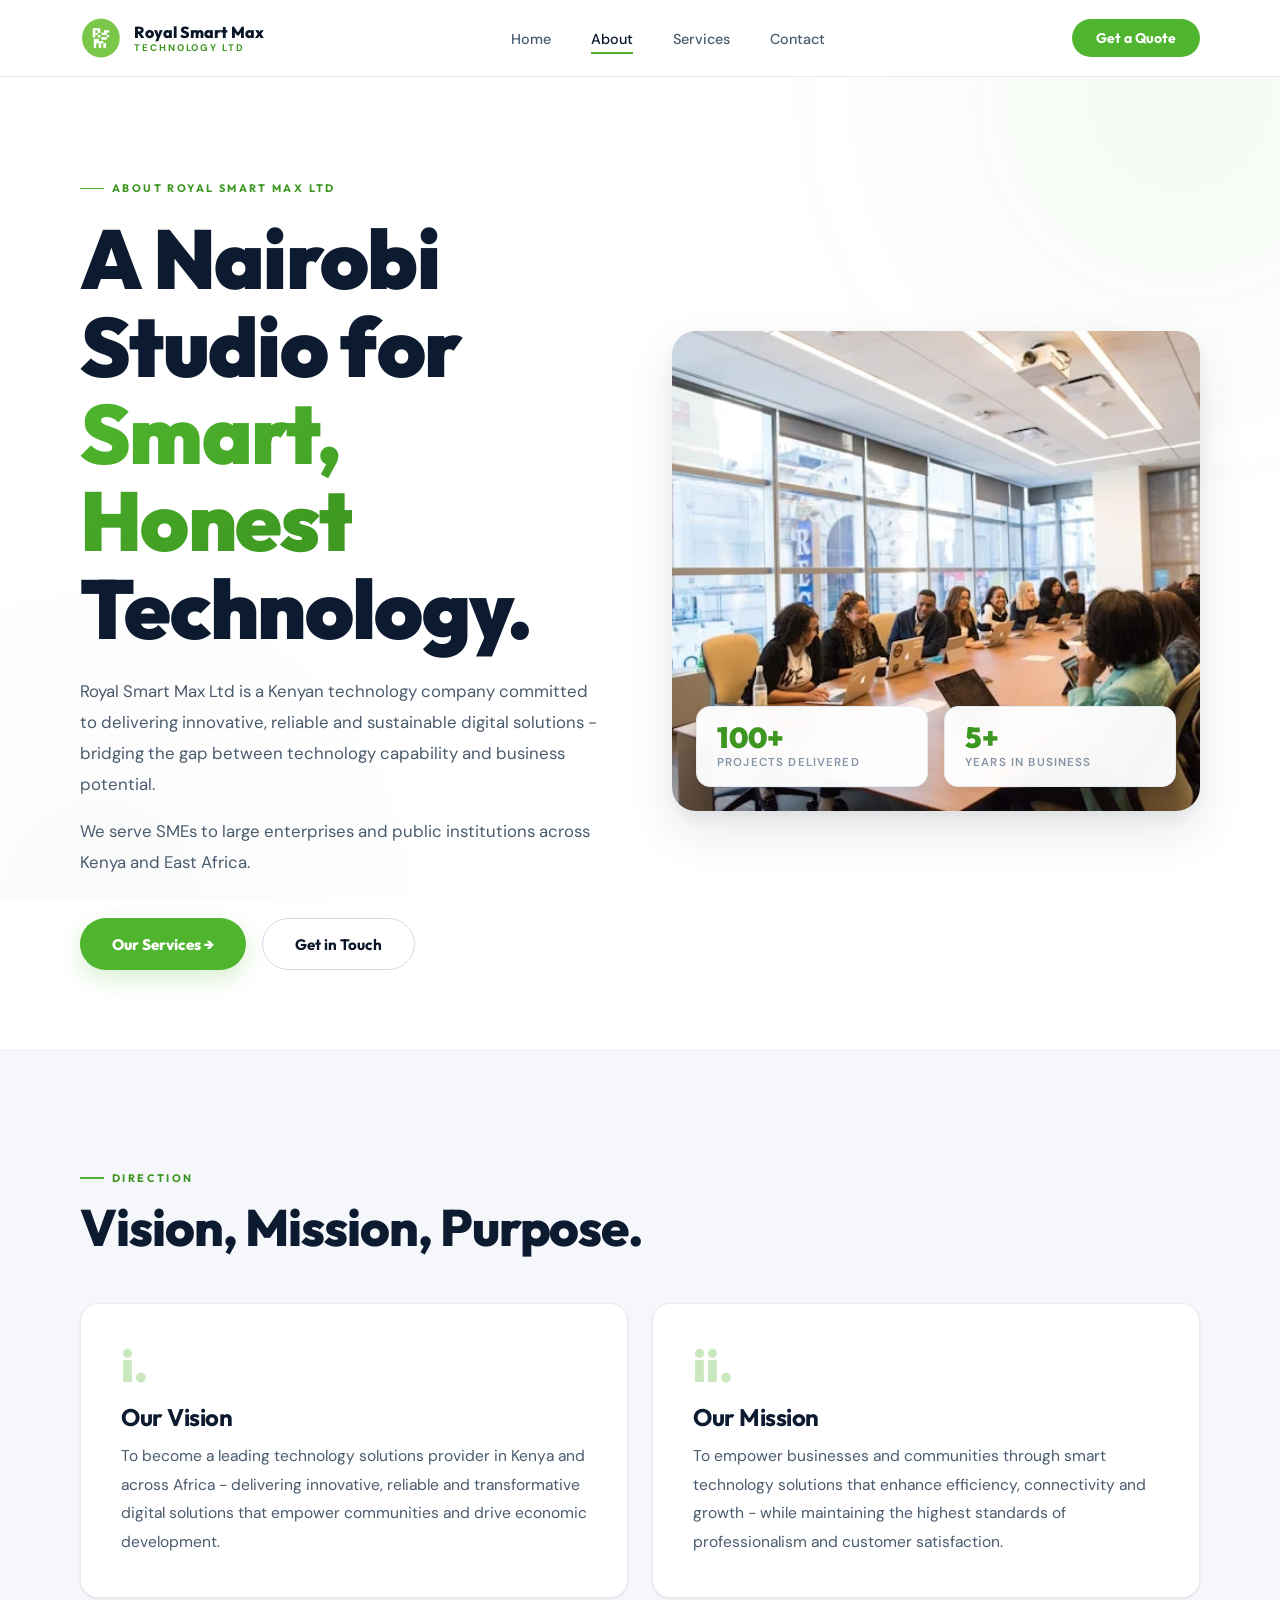
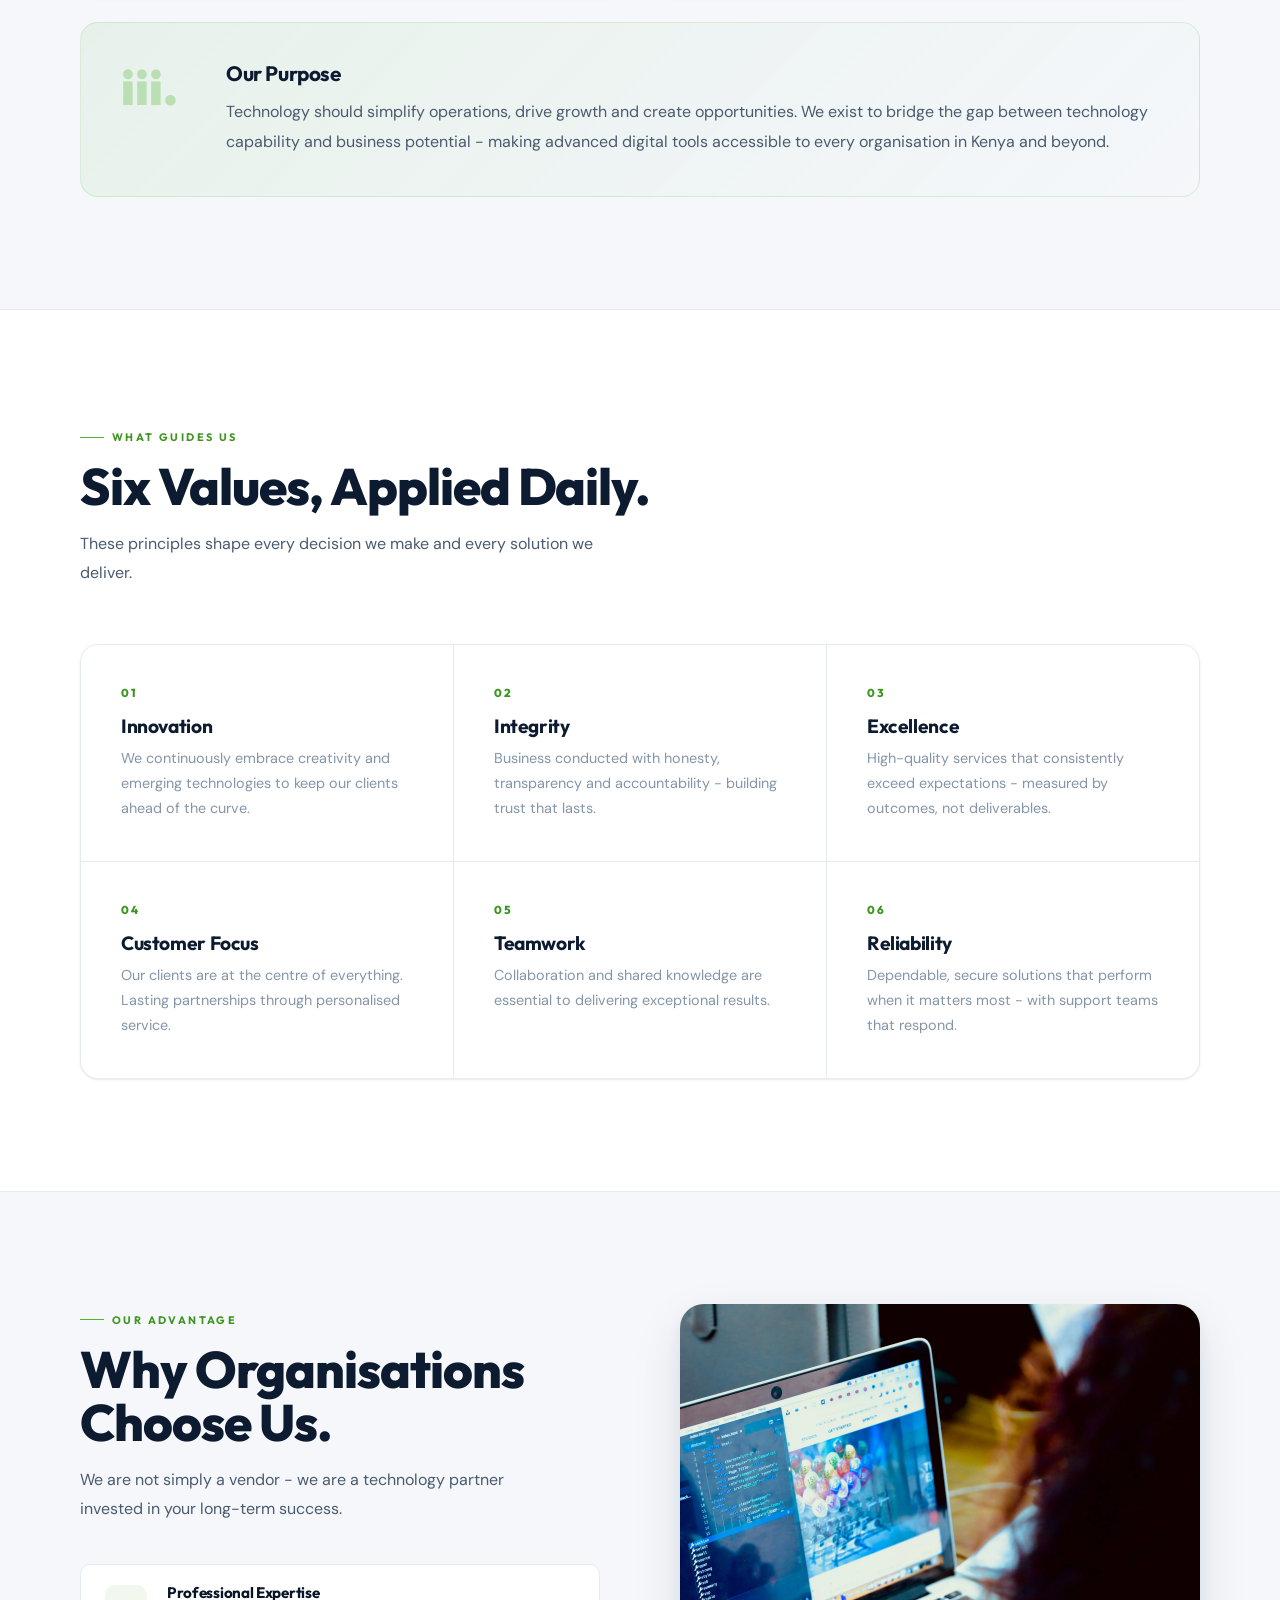
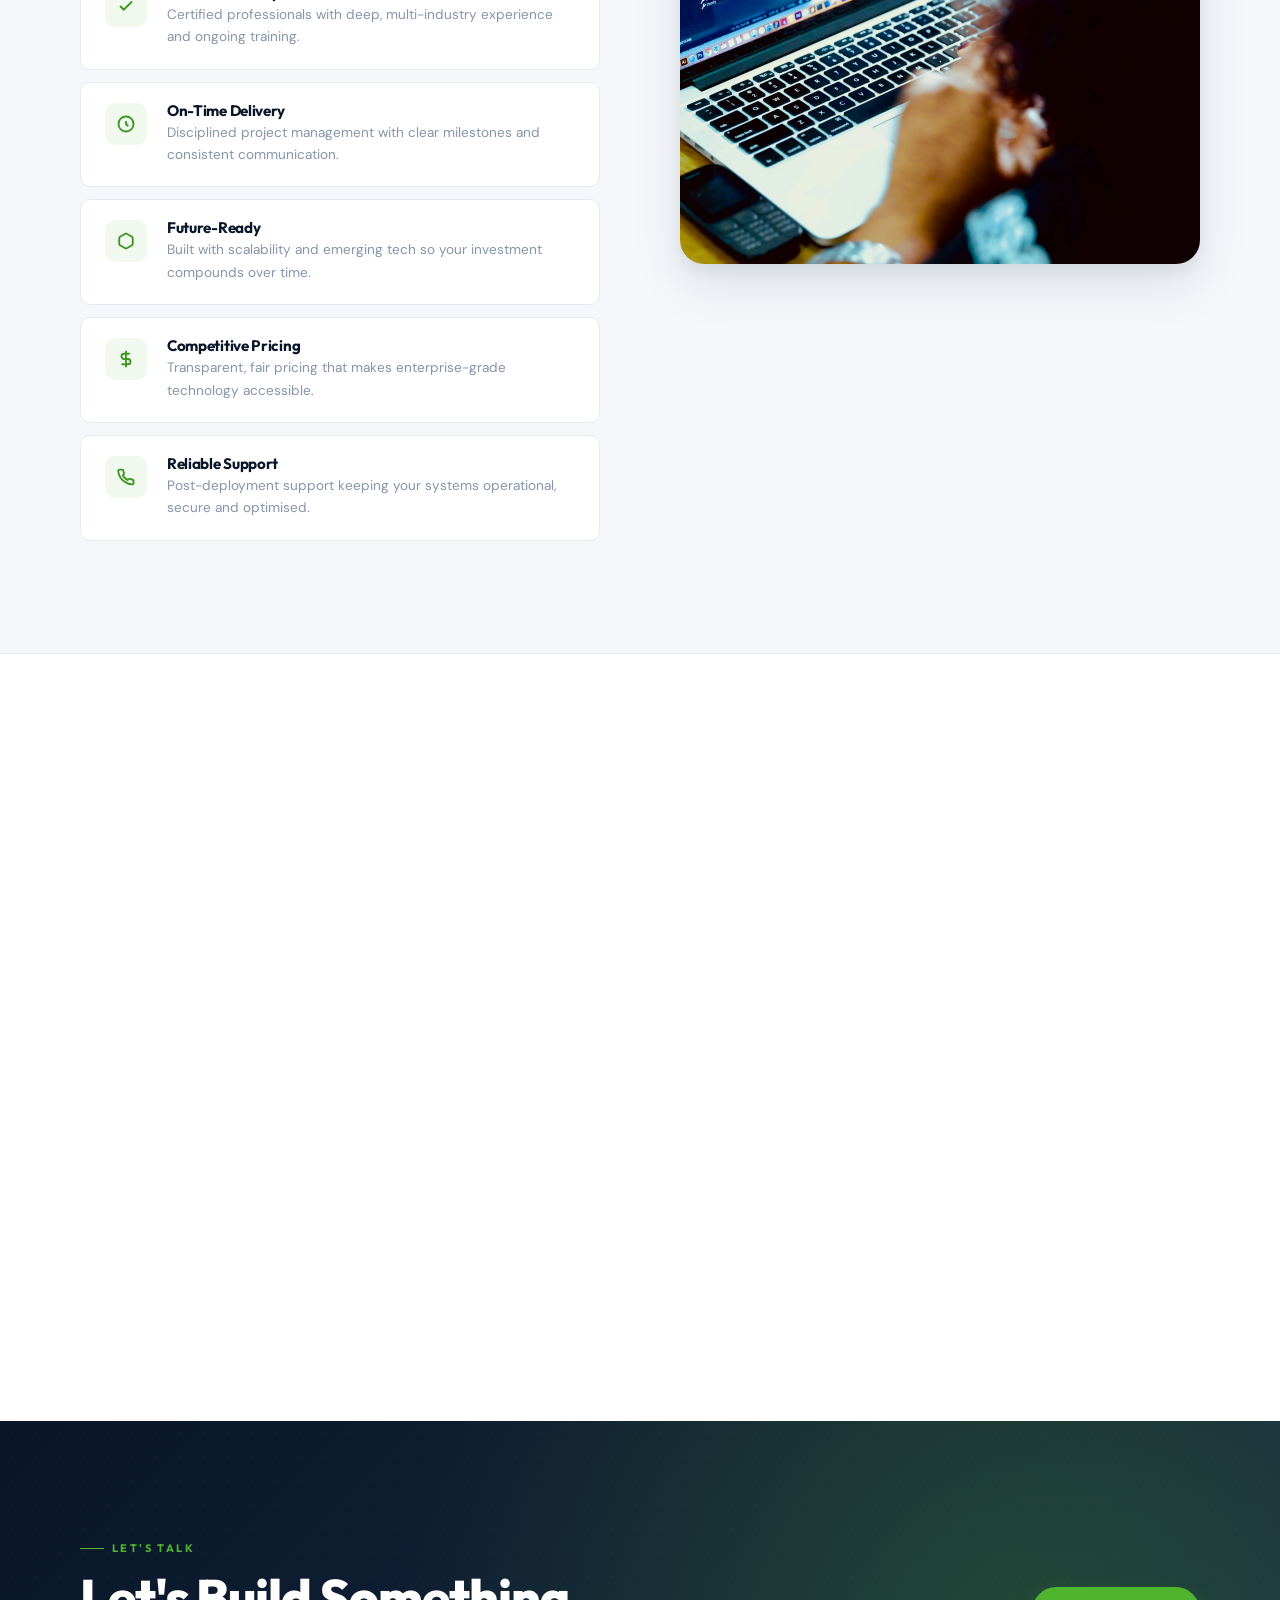
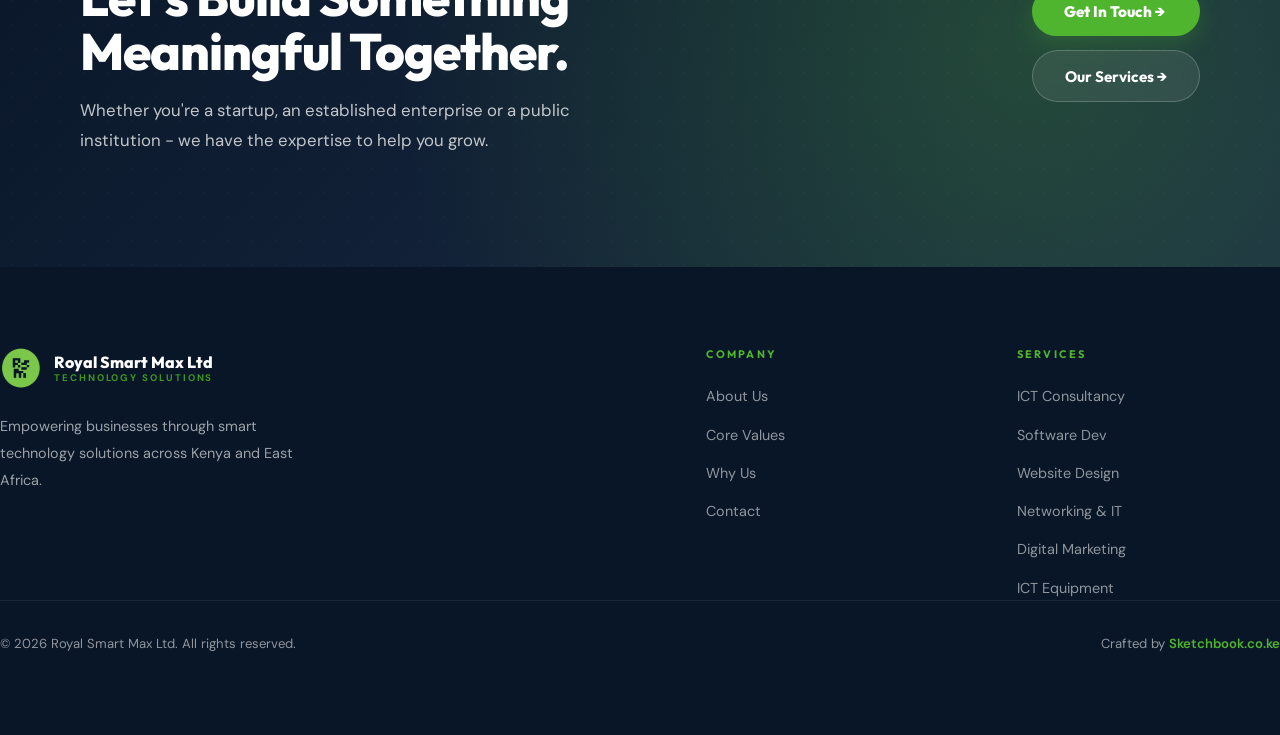
<file: about.html>
<!DOCTYPE html>
<html lang="en">
<head>
  <meta charset="UTF-8" />
  <meta name="viewport" content="width=device-width, initial-scale=1.0" />
  <title>About Us | Royal Smart Max Ltd - Technology Company, Nairobi Kenya</title>
  <meta name="description" content="Learn about Royal Smart Max Ltd - our story, vision, mission, core values, and the experienced ICT professionals behind Kenya's smart technology solutions." />
  <meta name="robots" content="index, follow" />
  <link rel="canonical" href="https://www.royalsmartmax.co.ke/about.html" />
  <link rel="icon" type="image/x-icon" href="assets/images/favicon_io/favicon.ico" />
  <link rel="preconnect" href="https://fonts.googleapis.com" />
  <link rel="preconnect" href="https://fonts.gstatic.com" crossorigin />
  <link href="https://fonts.googleapis.com/css2?family=Outfit:wght@300;400;500;600;700;800;900&family=DM+Sans:wght@300;400;500;600;700&display=swap" rel="stylesheet" />
  <style>
  *, *::before, *::after { box-sizing: border-box; margin: 0; padding: 0; }

  :root {
    --green:        #4fb52e;
    --green-dark:   #3d9620;
    --green-glow:   rgba(79,181,46,0.22);
    --green-dim:    rgba(79,181,46,0.08);
    --green-mid:    rgba(79,181,46,0.16);
    --navy:         #091628;
    --navy-mid:     #1a2b45;
    --navy-soft:    #3a4a63;
    --bg:           #ffffff;
    --bg-alt:       #f5f7fb;
    --bg-tint:      #eef2f8;
    --text:         #0d1b30;
    --text-mid:     #4a5b6e;
    --text-muted:   #8595a8;
    --border:       #e6ebf2;
    --border-strong:#d2dae6;
    --white:        #ffffff;
    --radius:       18px;
    --radius-sm:    10px;
    --radius-xs:    6px;
    --transition:   0.3s cubic-bezier(0.4,0,0.2,1);
    --shadow-sm:    0 1px 2px rgba(13,27,48,0.04), 0 1px 3px rgba(13,27,48,0.06);
    --shadow-md:    0 4px 6px rgba(13,27,48,0.04), 0 10px 24px rgba(13,27,48,0.08);
    --shadow-lg:    0 20px 50px rgba(13,27,48,0.10), 0 8px 16px rgba(13,27,48,0.06);
    --shadow-glow:  0 14px 34px rgba(79,181,46,0.30);
  }

  html { scroll-behavior: smooth; }
  body { font-family: 'DM Sans', sans-serif; background: var(--bg); color: var(--text); -webkit-font-smoothing: antialiased; overflow-x: hidden; }

  /* Animated gradient orbs (decorative bg) */
  .bg-orbs { position: fixed; inset: 0; z-index: -1; pointer-events: none; overflow: hidden; }
  .bg-orbs::before, .bg-orbs::after {
    content:''; position:absolute; width:600px; height:600px; border-radius:50%;
    filter: blur(120px); opacity: 0.35;
  }
  .bg-orbs::before { background: radial-gradient(circle, rgba(79,181,46,0.30), transparent 70%); top:-200px; right:-200px; animation: float1 18s ease-in-out infinite; }
  .bg-orbs::after  { background: radial-gradient(circle, rgba(9,22,40,0.10), transparent 70%);  bottom:-300px; left:-200px; animation: float2 22s ease-in-out infinite; }
  @keyframes float1 { 0%,100%{transform:translate(0,0)} 50%{transform:translate(-40px,60px)} }
  @keyframes float2 { 0%,100%{transform:translate(0,0)} 50%{transform:translate(60px,-40px)} }

  h1,h2,h3,h4 { font-family: 'Outfit', sans-serif; line-height: 1.05; letter-spacing: -0.02em; color: var(--text); }
  h1 { font-size: clamp(2.8rem,6.5vw,5.5rem); font-weight: 900; }
  h2 { font-size: clamp(2rem,4vw,3.4rem); font-weight: 800; }
  h3 { font-size: 1.3rem; font-weight: 700; }
  h4 { font-size: 1rem; font-weight: 700; }

  .eyebrow { font-size:0.68rem; letter-spacing:0.22em; text-transform:uppercase; font-weight:700; color:var(--green-dark); font-family:'Outfit',sans-serif; display:inline-flex; align-items:center; gap:8px; }
  .eyebrow::before { content:''; width:24px; height:1.5px; background:var(--green); }

  .container { max-width:1360px; margin:0 auto; padding:0 1.5rem; }
  @media(min-width:768px){ .container { padding:0 2.5rem; } }
  @media(min-width:1024px){ .container { padding:0 5rem; } }
  section { padding:6rem 0; position:relative; }
  @media(min-width:1024px){ section { padding:7rem 0; } }

  /* NAV */
  .nav { position:sticky; top:0; z-index:100; background:rgba(255,255,255,0.85); backdrop-filter:blur(28px); -webkit-backdrop-filter:blur(28px); border-bottom:1px solid var(--border); transition: box-shadow 0.3s; }
  .nav.scrolled { box-shadow: var(--shadow-sm); }
  .nav-inner { display:flex; align-items:center; justify-content:space-between; height:76px; }
  .nav-logo { display:flex; align-items:center; gap:12px; text-decoration:none; flex-shrink:0; }
  .nav-logo .logo-mark { width:42px; height:42px; flex-shrink:0; object-fit:contain; display:block; transition: transform 0.4s cubic-bezier(.34,1.56,.64,1); }
  .nav-logo:hover .logo-mark { transform: rotate(-8deg) scale(1.05); }
  .nav-logo-text { display:flex; flex-direction:column; line-height:1; }
  .nav-logo-name { font-family:'Outfit',sans-serif; font-size:1rem; font-weight:800; color:var(--navy); }
  .nav-logo-sub { font-size:0.6rem; letter-spacing:0.2em; text-transform:uppercase; color:var(--green-dark); margin-top:3px; font-weight:700; }
  .nav-links { display:none; }
  @media(min-width:1024px){
    .nav-links { display:flex; align-items:center; gap:2.5rem; list-style:none; }
    .nav-links a { position:relative; text-decoration:none; color:var(--text-mid); font-size:0.9rem; font-weight:500; transition:color var(--transition); padding:6px 0; }
    .nav-links a::after { content:''; position:absolute; bottom:0; left:0; height:2px; background:var(--green); width:0; transition:width 0.35s cubic-bezier(.4,0,.2,1); }
    .nav-links a:hover { color:var(--navy); } .nav-links a:hover::after { width:100%; }
    .nav-links a.active { color:var(--navy); } .nav-links a.active::after { width:100%; }
  }
  .btn-primary { display:inline-flex; align-items:center; gap:8px; background:var(--green); color:var(--white); padding:0.6rem 1.5rem; border-radius:50px; font-size:0.875rem; font-weight:700; text-decoration:none; transition:all var(--transition); font-family:'Outfit',sans-serif; position:relative; overflow:hidden; }
  .btn-primary:hover { background:var(--green-dark); transform:translateY(-2px); box-shadow:var(--shadow-glow); }
  .hamburger { display:block; background:none; border:none; cursor:pointer; padding:6px; color:var(--navy); }
  @media(min-width:1024px){ .hamburger { display:none; } }
  .mobile-menu { display:none; background:var(--bg); border-bottom:1px solid var(--border); }
  .mobile-menu.open { display:block; animation: slideDown 0.3s ease; }
  @keyframes slideDown { from { opacity:0; transform: translateY(-10px); } to { opacity:1; transform:translateY(0); } }
  .mobile-menu ul { list-style:none; padding:1rem 1.5rem 1.5rem; display:flex; flex-direction:column; gap:0.25rem; }
  .mobile-menu a { display:block; padding:0.75rem 0; color:var(--text-mid); text-decoration:none; font-weight:500; border-bottom:1px solid var(--border); }

  /* BUTTONS */
  .btn-primary-lg { display:inline-flex; align-items:center; gap:10px; background:var(--green); color:var(--white); padding:0.95rem 2rem; border-radius:50px; font-size:0.95rem; font-weight:800; text-decoration:none; transition:all var(--transition); box-shadow:0 8px 22px var(--green-glow); font-family:'Outfit',sans-serif; position:relative; overflow:hidden; }
  .btn-primary-lg::before { content:''; position:absolute; inset:0; background:linear-gradient(120deg, transparent, rgba(255,255,255,0.25), transparent); transform:translateX(-100%); transition:transform 0.6s; }
  .btn-primary-lg:hover { background:var(--green-dark); transform:translateY(-3px); box-shadow:0 14px 34px var(--green-glow); }
  .btn-primary-lg:hover::before { transform:translateX(100%); }
  .btn-ghost-lg { display:inline-flex; align-items:center; gap:10px; background:transparent; color:var(--navy); padding:0.95rem 2rem; border-radius:50px; border:1.5px solid var(--border-strong); font-size:0.95rem; font-weight:700; text-decoration:none; transition:all var(--transition); font-family:'Outfit',sans-serif; }
  .btn-ghost-lg:hover { border-color:var(--green); color:var(--green-dark); background:var(--green-dim); transform:translateY(-2px); }

  /* SERVICE TAG */
  .service-tag { display:inline-flex; align-items:center; gap:8px; background:var(--green-dim); border:1px solid var(--green-mid); color:var(--green-dark); padding:0.4rem 1rem; border-radius:50px; font-size:0.68rem; font-weight:700; letter-spacing:0.12em; text-transform:uppercase; margin-bottom:1.5rem; font-family:'Outfit',sans-serif; }

  /* FEATURE LIST */
  .feature-list { border:1px solid var(--border); border-radius:var(--radius); overflow:hidden; background:var(--white); box-shadow:var(--shadow-sm); }
  .feature-list-header { padding:1rem 1.5rem; background:var(--green-dim); border-bottom:1px solid var(--border); font-size:0.68rem; font-weight:700; letter-spacing:0.18em; text-transform:uppercase; color:var(--green-dark); font-family:'Outfit',sans-serif; }
  .feature-item { display:flex; align-items:center; gap:1rem; padding:1rem 1.5rem; border-bottom:1px solid var(--border); transition:all var(--transition); cursor:default; }
  .feature-item:last-child { border-bottom:none; }
  .feature-item:hover { background:var(--green-dim); padding-left:1.75rem; }
  .feature-item:hover .feature-dot { transform:scale(1.6); }
  .feature-dot { width:7px; height:7px; border-radius:50%; background:var(--green); flex-shrink:0; transition: transform var(--transition); box-shadow:0 0 0 4px var(--green-dim); }
  .feature-item span { color:var(--text-mid); font-size:0.9rem; }

  /* SOLUTIONS GRID */
  .solutions-header { padding:1rem 1.5rem; background:var(--green-dim); border:1px solid var(--border); border-radius:var(--radius) var(--radius) 0 0; font-size:0.68rem; font-weight:700; letter-spacing:0.18em; text-transform:uppercase; color:var(--green-dark); font-family:'Outfit',sans-serif; }
  .solutions-grid { display:grid; grid-template-columns:1fr 1fr; gap:1px; background:var(--border); border:1px solid var(--border); border-top:none; border-radius:0 0 var(--radius) var(--radius); overflow:hidden; }
  .solution-item { background:var(--white); padding:1.1rem 1.5rem; font-size:0.9rem; color:var(--text-mid); transition:all var(--transition); cursor:default; }
  .solution-item:hover { background:var(--green-dim); color:var(--green-dark); transform:scale(1.02); }
  .solution-item-highlight { color:var(--green-dark); font-weight:600; }

  /* SERVICE LAYOUT */
  .service-section { border-bottom:1px solid var(--border); }
  .service-section:nth-child(even) { background:var(--bg-alt); }
  .service-layout { display:grid; gap:4rem; align-items:center; }
  @media(min-width:1024px){ .service-layout { grid-template-columns:1fr 1fr; gap:6rem; } }
  @media(min-width:1024px){ .service-layout.reverse .service-content { order:2; } .service-layout.reverse .service-aside { order:1; } }
  .service-content h2 { margin-bottom:1.25rem; }
  .service-content p { color:var(--text-mid); font-size:1rem; line-height:1.85; margin-bottom:1rem; }
  .service-img-wrap { border-radius:20px; overflow:hidden; position:relative; box-shadow:var(--shadow-lg); }
  .service-img-wrap img { width:100%; height:420px; object-fit:cover; display:block; transition: transform 0.8s cubic-bezier(0.4,0,0.2,1); }
  .service-img-wrap:hover img { transform:scale(1.06); }
  .img-badge { position:absolute; bottom:1.5rem; left:1.5rem; background:rgba(255,255,255,0.96); backdrop-filter:blur(12px); border:1px solid var(--border); border-radius:12px; padding:0.75rem 1.25rem; display:flex; align-items:center; gap:10px; box-shadow:var(--shadow-md); }
  .img-badge-dot { width:10px; height:10px; border-radius:50%; background:var(--green); box-shadow:0 0 0 4px var(--green-dim); animation: pulse 2s ease-in-out infinite; }
  @keyframes pulse { 0%,100%{box-shadow:0 0 0 4px var(--green-dim);} 50%{box-shadow:0 0 0 8px transparent;} }
  .img-badge span { font-size:0.8rem; font-weight:700; color:var(--navy); font-family:'Outfit',sans-serif; }

  /* CTA */
  .cta-section { background: linear-gradient(135deg, var(--navy) 0%, var(--navy-mid) 100%); color:var(--white); position:relative; overflow:hidden; padding:7rem 0; }
  .cta-section::before { content:''; position:absolute; inset:0; background: radial-gradient(circle at 80% 50%, rgba(79,181,46,0.25), transparent 60%); }
  .cta-section::after { content:''; position:absolute; inset:0; background-image: radial-gradient(circle, rgba(255,255,255,0.04) 1px, transparent 1px); background-size: 24px 24px; opacity:0.5; }
  .cta-section h2, .cta-section p { color: var(--white); position:relative; z-index:1; }
  .cta-section p { color: rgba(255,255,255,0.75); }
  .cta-section .eyebrow { color: var(--green); }
  .cta-section .btn-ghost-lg { background:rgba(255,255,255,0.08); color:var(--white); border-color:rgba(255,255,255,0.2); backdrop-filter:blur(8px); }
  .cta-section .btn-ghost-lg:hover { background:rgba(255,255,255,0.15); border-color:var(--green); color:var(--white); }
  .cta-inner { display:grid; gap:4rem; align-items:center; position:relative; z-index:1; }
  @media(min-width:1024px){ .cta-inner { grid-template-columns:1fr auto; } }
  .cta-btns { display:flex; flex-direction:column; gap:0.875rem; }

  /* FOOTER */
  footer { background:var(--navy); color:var(--white); }
  .footer-main { padding:5rem 0 3rem; }
  .footer-grid { display:grid; gap:3rem; }
  @media(min-width:768px){ .footer-grid { grid-template-columns:2.5fr 1fr 1fr; } }
  .footer-brand p { color:rgba(255,255,255,0.6); font-size:0.9rem; line-height:1.85; margin-top:1.5rem; max-width:320px; }
  .footer-col h5 { font-size:0.68rem; text-transform:uppercase; letter-spacing:0.2em; color:var(--green); font-weight:700; margin-bottom:1.5rem; font-family:'Outfit',sans-serif; }
  .footer-col ul { list-style:none; display:flex; flex-direction:column; gap:0.95rem; }
  .footer-col a { color:rgba(255,255,255,0.55); text-decoration:none; font-size:0.9rem; line-height:1.6; transition:all var(--transition); position:relative; display:inline-block; }
  .footer-col a:hover { color:var(--white); transform:translateX(4px); }
  .footer-bottom { border-top:1px solid rgba(255,255,255,0.08); padding:2rem 0; display:flex; flex-direction:column; gap:1rem; }
  @media(min-width:640px){ .footer-bottom { flex-direction:row; justify-content:space-between; align-items:center; } }
  .footer-bottom p { font-size:0.82rem; line-height:1.7; color:rgba(255,255,255,0.55); }
  .footer-bottom a { color:var(--green); text-decoration:none; font-weight:600; }
  .footer-bottom a:hover { color:var(--white); }

  /* SCROLL TOP */
  #scrollTop { position:fixed; bottom:2rem; right:2rem; z-index:200; width:50px; height:50px; border-radius:50%; background:var(--green); color:var(--white); border:none; cursor:pointer; display:flex; align-items:center; justify-content:center; box-shadow:0 8px 28px var(--green-glow); opacity:0; transform:translateY(20px) scale(0.8); transition:all 0.35s cubic-bezier(.34,1.56,.64,1); pointer-events:none; }
  #scrollTop.visible { opacity:1; transform:translateY(0) scale(1); pointer-events:all; }
  #scrollTop:hover { background:var(--green-dark); transform:translateY(-4px) scale(1.05); }

  /* SCROLL PROGRESS */
  .scroll-progress { position:fixed; top:0; left:0; height:3px; background:linear-gradient(90deg, var(--green), var(--green-dark)); width:0; z-index:1000; transition: width 0.1s linear; box-shadow:0 0 12px var(--green-glow); }

  /* ANIMATIONS */
  .reveal { opacity:0; transform:translateY(40px); transition:opacity 0.8s cubic-bezier(.16,1,.3,1), transform 0.8s cubic-bezier(.16,1,.3,1); transition-delay: calc(var(--i, 0) * 80ms); }
  .reveal.in { opacity:1; transform:translateY(0); }
  .reveal-left { opacity:0; transform:translateX(-50px); transition:opacity 0.8s cubic-bezier(.16,1,.3,1), transform 0.8s cubic-bezier(.16,1,.3,1); transition-delay: calc(var(--i, 0) * 80ms); }
  .reveal-left.in { opacity:1; transform:translateX(0); }
  .reveal-right { opacity:0; transform:translateX(50px); transition:opacity 0.8s cubic-bezier(.16,1,.3,1), transform 0.8s cubic-bezier(.16,1,.3,1); transition-delay: calc(var(--i, 0) * 80ms); }
  .reveal-right.in { opacity:1; transform:translateX(0); }
  .reveal-scale { opacity:0; transform:scale(0.92); transition:opacity 0.7s cubic-bezier(.16,1,.3,1), transform 0.7s cubic-bezier(.16,1,.3,1); transition-delay: calc(var(--i, 0) * 80ms); }
  .reveal-scale.in { opacity:1; transform:scale(1); }

  .hover-lift { transition: transform var(--transition), box-shadow var(--transition); }
  .hover-lift:hover { transform: translateY(-6px); box-shadow: var(--shadow-lg); }

  /* RIPPLE */
  .ripple { position:absolute; border-radius:50%; transform:scale(0); animation:rippleEffect 0.6s ease-out; background:rgba(255,255,255,0.5); pointer-events:none; }
  @keyframes rippleEffect { to { transform:scale(4); opacity:0; } }

  @media (prefers-reduced-motion: reduce) {
    *, *::before, *::after { animation-duration: 0.01ms !important; transition-duration: 0.01ms !important; }
  }

  /* --- Mobile menu Get a Quote button fix --- */
  .mobile-menu a.btn-primary {
    display: inline-flex;
    align-items: center;
    justify-content: center;
    gap: 8px;
    background: var(--green);
    color: var(--white);
    padding: 0.85rem 1.5rem;
    border: none;
    border-bottom: none;
    border-radius: 50px;
    font-family: 'Outfit', sans-serif;
    font-size: 0.9rem;
    font-weight: 700;
    margin-top: 0.75rem;
    box-shadow: 0 8px 22px var(--green-glow);
    transition: all var(--transition);
  }
  .mobile-menu a.btn-primary:hover {
    background: var(--green-dark);
    color: var(--white);
    transform: translateY(-2px);
  }

  /* --- Footer horizontal padding on small screens --- */
  @media (max-width: 767px) {
    footer .container { padding-left: 2rem; padding-right: 2rem; }
  }
</style>
</head>
<body>
  <div class="scroll-progress" id="scrollProgress"></div>
  <div class="bg-orbs" aria-hidden="true"></div>
  <a href="#main" style="position:absolute;left:-9999px;top:0;background:#091628;color:#fff;padding:.75rem 1rem;z-index:100;" onfocus="this.style.left='1rem'">Skip to main content</a>

  <header class="nav" id="siteNav">
    <div class="container">
      <div class="nav-inner">
        <a href="index.html" class="nav-logo" aria-label="Royal Smart Max Ltd">
          <img class="logo-mark" src="assets/images/logo.png" alt="Royal Smart Max Ltd" />
          <div class="nav-logo-text">
            <span class="nav-logo-name">Royal Smart Max</span>
            <span class="nav-logo-sub">Technology Ltd</span>
          </div>
        </a>
        <ul class="nav-links">
          <li><a href="index.html">Home</a></li>
          <li><a href="about.html" class="active">About</a></li>
          <li><a href="services.html">Services</a></li>
          <li><a href="index.html#contact">Contact</a></li>
        </ul>
        <div style="display:flex;align-items:center;gap:12px;">
          <a href="index.html#contact" class="btn-primary" id="desktopCta" style="display:none;">Get a Quote</a>
          <button class="hamburger" id="navToggle" aria-label="Toggle menu" aria-expanded="false">
            <svg width="22" height="22" viewBox="0 0 24 24" fill="none" stroke="currentColor" stroke-width="2.5"><line x1="3" y1="6" x2="21" y2="6"/><line x1="3" y1="12" x2="21" y2="12"/><line x1="3" y1="18" x2="21" y2="18"/></svg>
          </button>
        </div>
      </div>
    </div>
    <div class="mobile-menu" id="mobileMenu">
      <ul>
        <li><a href="index.html">Home</a></li>
        <li><a href="about.html">About</a></li>
        <li><a href="services.html">Services</a></li>
        <li><a href="index.html#contact">Contact</a></li>
        <li><a href="index.html#contact" class="btn-primary" style="margin-top:.5rem;justify-content:center;">Get a Quote</a></li>
      </ul>
    </div>
  </header>

  <main id="main">
    <style>
      .vm-grid { display:grid; gap:1.5rem; margin-top:3rem; }
      @media(min-width:768px){ .vm-grid { grid-template-columns:1fr 1fr; } }
      .vm-card { background:var(--white); border:1px solid var(--border); padding:2.5rem; border-radius:var(--radius); transition: all 0.35s; position:relative; overflow:hidden; box-shadow:var(--shadow-sm); }
      .vm-card::after { content:''; position:absolute; top:0; left:0; right:0; height:3px; background:linear-gradient(90deg, var(--green), var(--green-dark)); transform:scaleX(0); transform-origin:left; transition:transform 0.4s; }
      .vm-card:hover { box-shadow:var(--shadow-lg); transform:translateY(-4px); }
      .vm-card:hover::after { transform:scaleX(1); }
      .vm-num { font-family:'Outfit',sans-serif; font-size:2.8rem; font-weight:900; color:var(--green); opacity:0.3; line-height:1; }
      .vm-card h3 { margin:1rem 0 0.75rem; font-size:1.5rem; }
      .vm-card p { color:var(--text-mid); line-height:1.85; font-size:0.975rem; }
      .vm-purpose { background:linear-gradient(135deg, var(--green-dim), transparent); border:1px solid var(--green-mid); padding:2.5rem; border-radius:var(--radius); margin-top:1.5rem; }
      @media(min-width:1024px){ .vm-purpose { display:grid; grid-template-columns:auto 1fr; gap:3rem; align-items:start; } }
      .vm-purpose p { color:var(--text-mid); line-height:1.85; font-size:1rem; }

      .values-grid { display:grid; gap:1px; background:var(--border); border:1px solid var(--border); border-radius:var(--radius); overflow:hidden; margin-top:3.5rem; box-shadow:var(--shadow-sm); }
      @media(min-width:640px){ .values-grid { grid-template-columns:repeat(2,1fr); } }
      @media(min-width:1024px){ .values-grid { grid-template-columns:repeat(3,1fr); } }
      .value-card { background:var(--white); padding:2.5rem; transition:all var(--transition); position:relative; overflow:hidden; }
      .value-card::after { content:''; position:absolute; bottom:0; left:0; right:0; height:3px; background:var(--green); transform:scaleX(0); transform-origin:left; transition:transform 0.35s; }
      .value-card:hover { background:var(--green-dim); }
      .value-card:hover::after { transform:scaleX(1); }
      .value-card:hover h4 { color: var(--green-dark); }
      .value-num { font-family:'Outfit',sans-serif; font-size:0.72rem; font-weight:800; color:var(--green-dark); letter-spacing:0.14em; margin-bottom:1rem; }
      .value-card h4 { font-size:1.2rem; margin-bottom:0.6rem; transition:color var(--transition); }
      .value-card p { color:var(--text-muted); font-size:0.9rem; line-height:1.75; }

      .why-grid { display:grid; gap:5rem; align-items:start; }
      @media(min-width:1024px){ .why-grid { grid-template-columns:1fr 1fr; } }
      .why-list { display:flex; flex-direction:column; gap:0.75rem; margin-top:2.5rem; }
      .why-item { display:flex; gap:1.25rem; align-items:flex-start; padding:1.25rem 1.5rem; background:var(--white); border:1px solid var(--border); border-radius:var(--radius-sm); transition:all var(--transition); }
      .why-item:hover { border-color:var(--green); background:var(--green-dim); transform:translateX(8px); box-shadow:var(--shadow-md); }
      .why-icon { width:42px; height:42px; background:var(--green-dim); border-radius:10px; display:flex; align-items:center; justify-content:center; color:var(--green-dark); flex-shrink:0; transition: all var(--transition); }
      .why-item:hover .why-icon { background:var(--green); color:var(--white); transform: scale(1.1); }
      .why-text h4 { font-size:0.95rem; margin-bottom:3px; color:var(--navy); }
      .why-text p { font-size:0.85rem; color:var(--text-muted); line-height:1.65; }

      .obj-split { display:grid; gap:5rem; align-items:start; }
      @media(min-width:1024px){ .obj-split { grid-template-columns:1fr 1fr; } }
      .obj-list { display:flex; flex-direction:column; gap:0.5rem; }
      .obj-item { display:flex; gap:1.5rem; align-items:flex-start; padding:1.25rem 1.5rem; background:var(--white); border:1px solid var(--border); border-radius:var(--radius-sm); transition: all var(--transition); }
      .obj-item:hover { border-color:var(--green); transform: translateX(8px); }
      .obj-num { font-family:'Outfit',sans-serif; font-size:0.78rem; font-weight:800; color:var(--green-dark); flex-shrink:0; padding-top:2px; letter-spacing:0.05em; }
      .obj-item span:last-child { color:var(--text-mid); font-size:0.925rem; line-height:1.7; }

      .hero-img-wrap { border-radius:24px; overflow:hidden; box-shadow:var(--shadow-lg); position:relative; }
      .hero-img-wrap img { width:100%; height:480px; object-fit:cover; display:block; }
      .hero-img-overlay { position:absolute; bottom:1.5rem; left:1.5rem; right:1.5rem; display:flex; gap:1rem; }
      .hero-stat-card { background:rgba(255,255,255,0.96); backdrop-filter:blur(12px); border:1px solid var(--border); border-radius:14px; padding:1rem 1.25rem; flex:1; box-shadow:var(--shadow-md); }
      .hero-stat-num { font-family:'Outfit',sans-serif; font-size:1.8rem; font-weight:900; color:var(--green-dark); line-height:1; }
      .hero-stat-label { color:var(--text-muted); font-size:0.72rem; margin-top:4px; font-weight:600; text-transform:uppercase; letter-spacing:0.1em; }
    </style>

    <!-- PAGE HERO -->
    <section style="padding:6rem 0 5rem;">
      <div class="container">
        <div style="display:grid; gap:4rem; align-items:center;" class="hero-grid-main">
          <div>
            <p class="eyebrow reveal" style="margin-bottom:1.25rem;">About Royal Smart Max Ltd</p>
            <h1 class="reveal" style="--i:1;">A Nairobi Studio for <span style="background:linear-gradient(135deg,var(--green),var(--green-dark));-webkit-background-clip:text;-webkit-text-fill-color:transparent;background-clip:text;">Smart, Honest</span> Technology.</h1>
            <p class="reveal" style="--i:2; color:var(--text-mid); font-size:1.05rem; line-height:1.85; margin-top:1.5rem;">Royal Smart Max Ltd is a Kenyan technology company committed to delivering innovative, reliable and sustainable digital solutions - bridging the gap between technology capability and business potential.</p>
            <p class="reveal" style="--i:3; color:var(--text-mid); font-size:1.05rem; line-height:1.85; margin-top:1rem;">We serve SMEs to large enterprises and public institutions across Kenya and East Africa.</p>
            <div class="reveal" style="--i:4; display:flex; gap:1rem; margin-top:2.5rem; flex-wrap:wrap;">
              <a href="services.html" class="btn-primary-lg">Our Services →</a>
              <a href="index.html#contact" class="btn-ghost-lg">Get in Touch</a>
            </div>
          </div>
          <div class="hero-img-wrap reveal-right" style="--i:1;">
            <img src="assets/images/1.webp" alt="Technology team collaborating" />
            <div class="hero-img-overlay">
              <div class="hero-stat-card"><div class="hero-stat-num"><span data-count="100" data-suffix="+">0</span></div><div class="hero-stat-label">Projects Delivered</div></div>
              <div class="hero-stat-card"><div class="hero-stat-num"><span data-count="5" data-suffix="+">0</span></div><div class="hero-stat-label">Years in Business</div></div>
            </div>
          </div>
        </div>
      </div>
    </section>

    <style>@media(min-width:1024px){.hero-grid-main{grid-template-columns:1fr 1fr;gap:6rem;}}</style>

    <!-- VISION & MISSION -->
    <section id="vision" style="background:var(--bg-alt); border-top:1px solid var(--border); border-bottom:1px solid var(--border);">
      <div class="container">
        <div class="reveal">
          <p class="eyebrow" style="margin-bottom:1rem;">Direction</p>
          <h2>Vision, Mission, Purpose.</h2>
        </div>
        <div class="vm-grid">
          <div class="vm-card reveal-scale"><div class="vm-num">i.</div><h3>Our Vision</h3><p>To become a leading technology solutions provider in Kenya and across Africa - delivering innovative, reliable and transformative digital solutions that empower communities and drive economic development.</p></div>
          <div class="vm-card reveal-scale" style="--i:1;"><div class="vm-num">ii.</div><h3>Our Mission</h3><p>To empower businesses and communities through smart technology solutions that enhance efficiency, connectivity and growth - while maintaining the highest standards of professionalism and customer satisfaction.</p></div>
        </div>
        <div class="vm-purpose reveal"><div class="vm-num" style="font-size:3rem;">iii.</div><div><h3 style="margin-bottom:0.75rem;">Our Purpose</h3><p>Technology should simplify operations, drive growth and create opportunities. We exist to bridge the gap between technology capability and business potential - making advanced digital tools accessible to every organisation in Kenya and beyond.</p></div></div>
      </div>
    </section>

    <!-- VALUES -->
    <section id="values">
      <div class="container">
        <div class="reveal">
          <p class="eyebrow" style="margin-bottom:1rem;">What Guides Us</p>
          <h2>Six Values, Applied Daily.</h2>
          <p style="color:var(--text-mid); font-size:1rem; line-height:1.8; max-width:560px; margin-top:1rem;">These principles shape every decision we make and every solution we deliver.</p>
        </div>
        <div class="values-grid">
          <div class="value-card reveal-scale" style="--i:0;"><div class="value-num">01</div><h4>Innovation</h4><p>We continuously embrace creativity and emerging technologies to keep our clients ahead of the curve.</p></div>
          <div class="value-card reveal-scale" style="--i:1;"><div class="value-num">02</div><h4>Integrity</h4><p>Business conducted with honesty, transparency and accountability - building trust that lasts.</p></div>
          <div class="value-card reveal-scale" style="--i:2;"><div class="value-num">03</div><h4>Excellence</h4><p>High-quality services that consistently exceed expectations - measured by outcomes, not deliverables.</p></div>
          <div class="value-card reveal-scale" style="--i:3;"><div class="value-num">04</div><h4>Customer Focus</h4><p>Our clients are at the centre of everything. Lasting partnerships through personalised service.</p></div>
          <div class="value-card reveal-scale" style="--i:4;"><div class="value-num">05</div><h4>Teamwork</h4><p>Collaboration and shared knowledge are essential to delivering exceptional results.</p></div>
          <div class="value-card reveal-scale" style="--i:5;"><div class="value-num">06</div><h4>Reliability</h4><p>Dependable, secure solutions that perform when it matters most - with support teams that respond.</p></div>
        </div>
      </div>
    </section>

    <!-- WHY US -->
    <section id="why-us" style="background:var(--bg-alt); border-top:1px solid var(--border); border-bottom:1px solid var(--border);">
      <div class="container">
        <div class="why-grid">
          <div class="reveal-left">
            <p class="eyebrow" style="margin-bottom:1rem;">Our Advantage</p>
            <h2>Why Organisations Choose Us.</h2>
            <p style="color:var(--text-mid); font-size:1rem; line-height:1.8; margin-top:1rem; max-width:460px;">We are not simply a vendor - we are a technology partner invested in your long-term success.</p>
            <div class="why-list">
              <div class="why-item"><div class="why-icon"><svg width="18" height="18" viewBox="0 0 24 24" fill="none" stroke="currentColor" stroke-width="2.5"><polyline points="20 6 9 17 4 12"/></svg></div><div class="why-text"><h4>Professional Expertise</h4><p>Certified professionals with deep, multi-industry experience and ongoing training.</p></div></div>
              <div class="why-item"><div class="why-icon"><svg width="18" height="18" viewBox="0 0 24 24" fill="none" stroke="currentColor" stroke-width="2.5"><circle cx="12" cy="12" r="10"/><path d="M12 8v4l3 3"/></svg></div><div class="why-text"><h4>On-Time Delivery</h4><p>Disciplined project management with clear milestones and consistent communication.</p></div></div>
              <div class="why-item"><div class="why-icon"><svg width="18" height="18" viewBox="0 0 24 24" fill="none" stroke="currentColor" stroke-width="2.5"><path d="M21 16V8a2 2 0 0 0-1-1.73l-7-4a2 2 0 0 0-2 0l-7 4A2 2 0 0 0 3 8v8a2 2 0 0 0 1 1.73l7 4a2 2 0 0 0 2 0l7-4A2 2 0 0 0 21 16z"/></svg></div><div class="why-text"><h4>Future-Ready</h4><p>Built with scalability and emerging tech so your investment compounds over time.</p></div></div>
              <div class="why-item"><div class="why-icon"><svg width="18" height="18" viewBox="0 0 24 24" fill="none" stroke="currentColor" stroke-width="2.5"><line x1="12" y1="1" x2="12" y2="23"/><path d="M17 5H9.5a3.5 3.5 0 0 0 0 7h5a3.5 3.5 0 0 1 0 7H6"/></svg></div><div class="why-text"><h4>Competitive Pricing</h4><p>Transparent, fair pricing that makes enterprise-grade technology accessible.</p></div></div>
              <div class="why-item"><div class="why-icon"><svg width="18" height="18" viewBox="0 0 24 24" fill="none" stroke="currentColor" stroke-width="2.5"><path d="M22 16.92v3a2 2 0 0 1-2.18 2 19.79 19.79 0 0 1-8.63-3.07A19.5 19.5 0 0 1 4.69 13a19.79 19.79 0 0 1-3.07-8.67A2 2 0 0 1 3.6 2.18h3a2 2 0 0 1 2 1.72c.127.96.361 1.903.7 2.81a2 2 0 0 1-.45 2.11L7.91 9.91a16 16 0 0 0 6.1 6.1l.9-.91a2 2 0 0 1 2.11-.45c.907.339 1.85.573 2.81.7A2 2 0 0 1 22 16.92z"/></svg></div><div class="why-text"><h4>Reliable Support</h4><p>Post-deployment support keeping your systems operational, secure and optimised.</p></div></div>
            </div>
          </div>
          <div class="hero-img-wrap reveal-right"><img src="assets/images/2.webp" alt="Technology professionals at work" style="height:560px;" /></div>
        </div>
      </div>
    </section>

    <!-- OBJECTIVES -->
    <section>
      <div class="container">
        <div class="obj-split">
          <div class="reveal-left">
            <p class="eyebrow" style="margin-bottom:1rem;">Forward Looking</p>
            <h2>Where We're Headed.</h2>
            <p style="color:var(--text-mid); line-height:1.85; margin-top:1rem; max-width:420px;">As technology continues transforming industries globally, we are positioning ourselves as a trusted digital transformation partner in Kenya and beyond - with focus on innovation, geographic expansion and advanced smart technologies.</p>
            <div style="margin-top:3rem; padding:2rem; background:linear-gradient(135deg, var(--green-dim), transparent); border:1px solid var(--green-mid); border-radius:var(--radius);">
              <p class="eyebrow" style="margin-bottom:0.75rem;">Our Focus Areas</p>
              <p style="color:var(--text-mid); font-size:0.95rem; line-height:1.75;">AI solutions · Cloud systems · Enterprise automation · East Africa expansion</p>
            </div>
          </div>
          <div class="obj-list reveal-right">
            <div class="obj-item"><span class="obj-num">01</span><span>Deliver innovative and reliable technology solutions across sectors.</span></div>
            <div class="obj-item"><span class="obj-num">02</span><span>Build long-term client relationships based on trust and results.</span></div>
            <div class="obj-item"><span class="obj-num">03</span><span>Expand operations strategically across East Africa.</span></div>
            <div class="obj-item"><span class="obj-num">04</span><span>Champion digital transformation among businesses and institutions.</span></div>
            <div class="obj-item"><span class="obj-num">05</span><span>Contribute to economic growth through technology innovation.</span></div>
            <div class="obj-item"><span class="obj-num">06</span><span>Introduce AI solutions, cloud systems and enterprise automation.</span></div>
          </div>
        </div>
      </div>
    </section>

    <!-- CTA -->
    <section class="cta-section">
      <div class="container">
        <div class="cta-inner">
          <div class="reveal-left">
            <p class="eyebrow" style="margin-bottom:1rem;">Let's Talk</p>
            <h2>Let's Build Something<br/>Meaningful Together.</h2>
            <p style="font-size:1.05rem; line-height:1.8; max-width:560px; margin-top:1rem;">Whether you're a startup, an established enterprise or a public institution - we have the expertise to help you grow.</p>
          </div>
          <div class="cta-btns reveal-right">
            <a href="mailto:info@royalsmartmax.co.ke" class="btn-primary-lg">Get In Touch →</a>
            <a href="services.html" class="btn-ghost-lg">Our Services →</a>
          </div>
        </div>
      </div>
    </section>
  </main>

  <footer>
    <div class="container footer-main">
      <div class="footer-grid">
        <div class="footer-brand">
          <a href="index.html" class="nav-logo" aria-label="Royal Smart Max Ltd" style="margin-bottom:0;"><img class="logo-mark" src="assets/images/logo.png" alt="Royal Smart Max Ltd" />
            <div class="nav-logo-text">
              <span class="nav-logo-name" style="color:#fff;">Royal Smart Max Ltd</span>
              <span class="nav-logo-sub">Technology Solutions</span>
            </div>
          </a>
          <p>Empowering businesses through smart technology solutions across Kenya and East Africa.</p>
        </div>
        <div class="footer-col">
          <h5>Company</h5>
          <ul>
            <li><a href="about.html">About Us</a></li>
            <li><a href="about.html#values">Core Values</a></li>
            <li><a href="about.html#why-us">Why Us</a></li>
            <li><a href="index.html#contact">Contact</a></li>
          </ul>
        </div>
        <div class="footer-col">
          <h5>Services</h5>
          <ul>
            <li><a href="services.html#ict-consultancy">ICT Consultancy</a></li>
            <li><a href="services.html#software-development">Software Dev</a></li>
            <li><a href="services.html#web-design">Website Design</a></li>
            <li><a href="services.html#networking">Networking &amp; IT</a></li>
            <li><a href="services.html#digital-marketing">Digital Marketing</a></li>
            <li><a href="services.html#ict-equipment">ICT Equipment</a></li>
          </ul>
        </div>
      </div>
      <div class="footer-bottom">
        <p>&copy; <span id="yr"></span> Royal Smart Max Ltd. All rights reserved.</p>
        <p>Crafted by <a href="https://www.sketchbook.co.ke" target="_blank" rel="noopener noreferrer">Sketchbook.co.ke</a></p>
      </div>
    </div>
  </footer>

  <button id="scrollTop" aria-label="Scroll to top">
    <svg width="20" height="20" viewBox="0 0 24 24" fill="none" stroke="currentColor" stroke-width="2.5"><polyline points="18 15 12 9 6 15"/></svg>
  </button>

  <script>
    document.getElementById('yr').textContent = new Date().getFullYear();
    if (window.innerWidth >= 640) document.getElementById('desktopCta').style.display = 'inline-flex';

    // Mobile menu
    const toggle = document.getElementById('navToggle'), menu = document.getElementById('mobileMenu');
    toggle.addEventListener('click', () => { const o = menu.classList.toggle('open'); toggle.setAttribute('aria-expanded', o); });

    // Sticky nav shadow + scroll progress
    const nav = document.getElementById('siteNav'), prog = document.getElementById('scrollProgress');
    const onScroll = () => {
      nav.classList.toggle('scrolled', window.scrollY > 20);
      const h = document.documentElement.scrollHeight - window.innerHeight;
      prog.style.width = (window.scrollY / h * 100) + '%';
      scrollBtn.classList.toggle('visible', window.scrollY > 500);
    };
    window.addEventListener('scroll', onScroll, { passive: true });

    // Scroll top
    const scrollBtn = document.getElementById('scrollTop');
    scrollBtn.addEventListener('click', () => window.scrollTo({ top: 0, behavior: 'smooth' }));

    // Reveal on scroll (with stagger via --i)
    const obs = new IntersectionObserver((entries) => {
      entries.forEach(e => { if (e.isIntersecting) { e.target.classList.add('in'); obs.unobserve(e.target); } });
    }, { threshold: 0.08, rootMargin: '0px 0px -40px 0px' });
    document.querySelectorAll('.reveal, .reveal-left, .reveal-right, .reveal-scale').forEach((el, i) => {
      // auto-stagger siblings inside grids
      if (!el.style.getPropertyValue('--i')) {
        const sibIndex = Array.from(el.parentNode.children).indexOf(el);
        el.style.setProperty('--i', Math.min(sibIndex, 8));
      }
      obs.observe(el);
    });

    // Count-up for stats
    const countObs = new IntersectionObserver((entries) => {
      entries.forEach(e => {
        if (e.isIntersecting) {
          const el = e.target;
          const target = parseInt(el.dataset.count, 10);
          const suffix = el.dataset.suffix || '';
          let cur = 0; const step = Math.max(1, Math.ceil(target / 40));
          const tick = () => { cur += step; if (cur >= target) { el.textContent = target + suffix; } else { el.textContent = cur + suffix; requestAnimationFrame(tick); } };
          tick();
          countObs.unobserve(el);
        }
      });
    }, { threshold: 0.4 });
    document.querySelectorAll('[data-count]').forEach(el => countObs.observe(el));

    // Click ripple for primary buttons
    document.querySelectorAll('.btn-primary, .btn-primary-lg, .btn-ghost-lg, .form-submit').forEach(btn => {
      btn.addEventListener('click', function(e) {
        const rect = this.getBoundingClientRect();
        const size = Math.max(rect.width, rect.height);
        const ripple = document.createElement('span');
        ripple.className = 'ripple';
        ripple.style.width = ripple.style.height = size + 'px';
        ripple.style.left = (e.clientX - rect.left - size/2) + 'px';
        ripple.style.top  = (e.clientY - rect.top  - size/2) + 'px';
        ripple.style.background = this.classList.contains('btn-ghost-lg') ? 'rgba(79,181,46,0.25)' : 'rgba(255,255,255,0.45)';
        this.appendChild(ripple);
        setTimeout(() => ripple.remove(), 700);
      });
    });

    // Smooth in-page anchor offset
    document.querySelectorAll('a[href^="#"]').forEach(a => {
      a.addEventListener('click', (e) => {
        const id = a.getAttribute('href');
        if (id.length > 1 && document.querySelector(id)) {
          e.preventDefault();
          document.querySelector(id).scrollIntoView({ behavior: 'smooth', block: 'start' });
        }
      });
    });
  </script>
</body>
</html>
</file>
